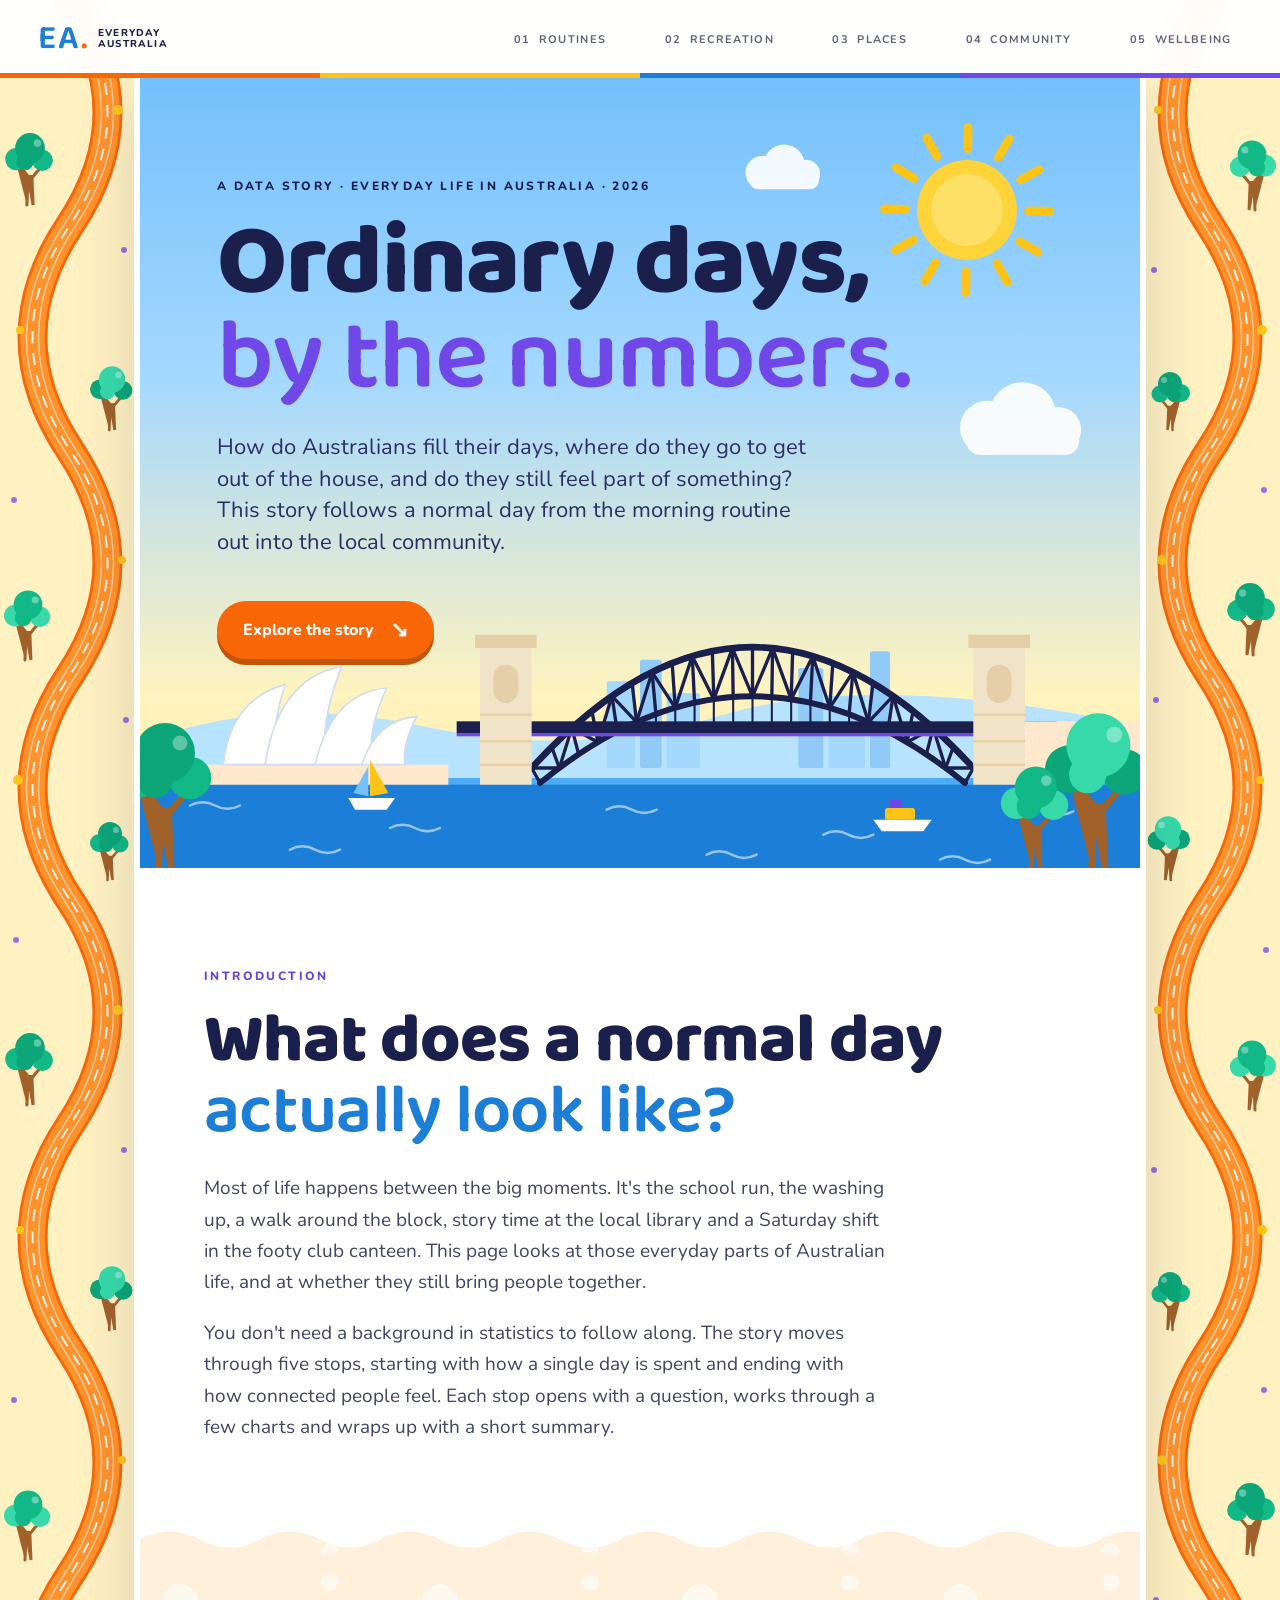
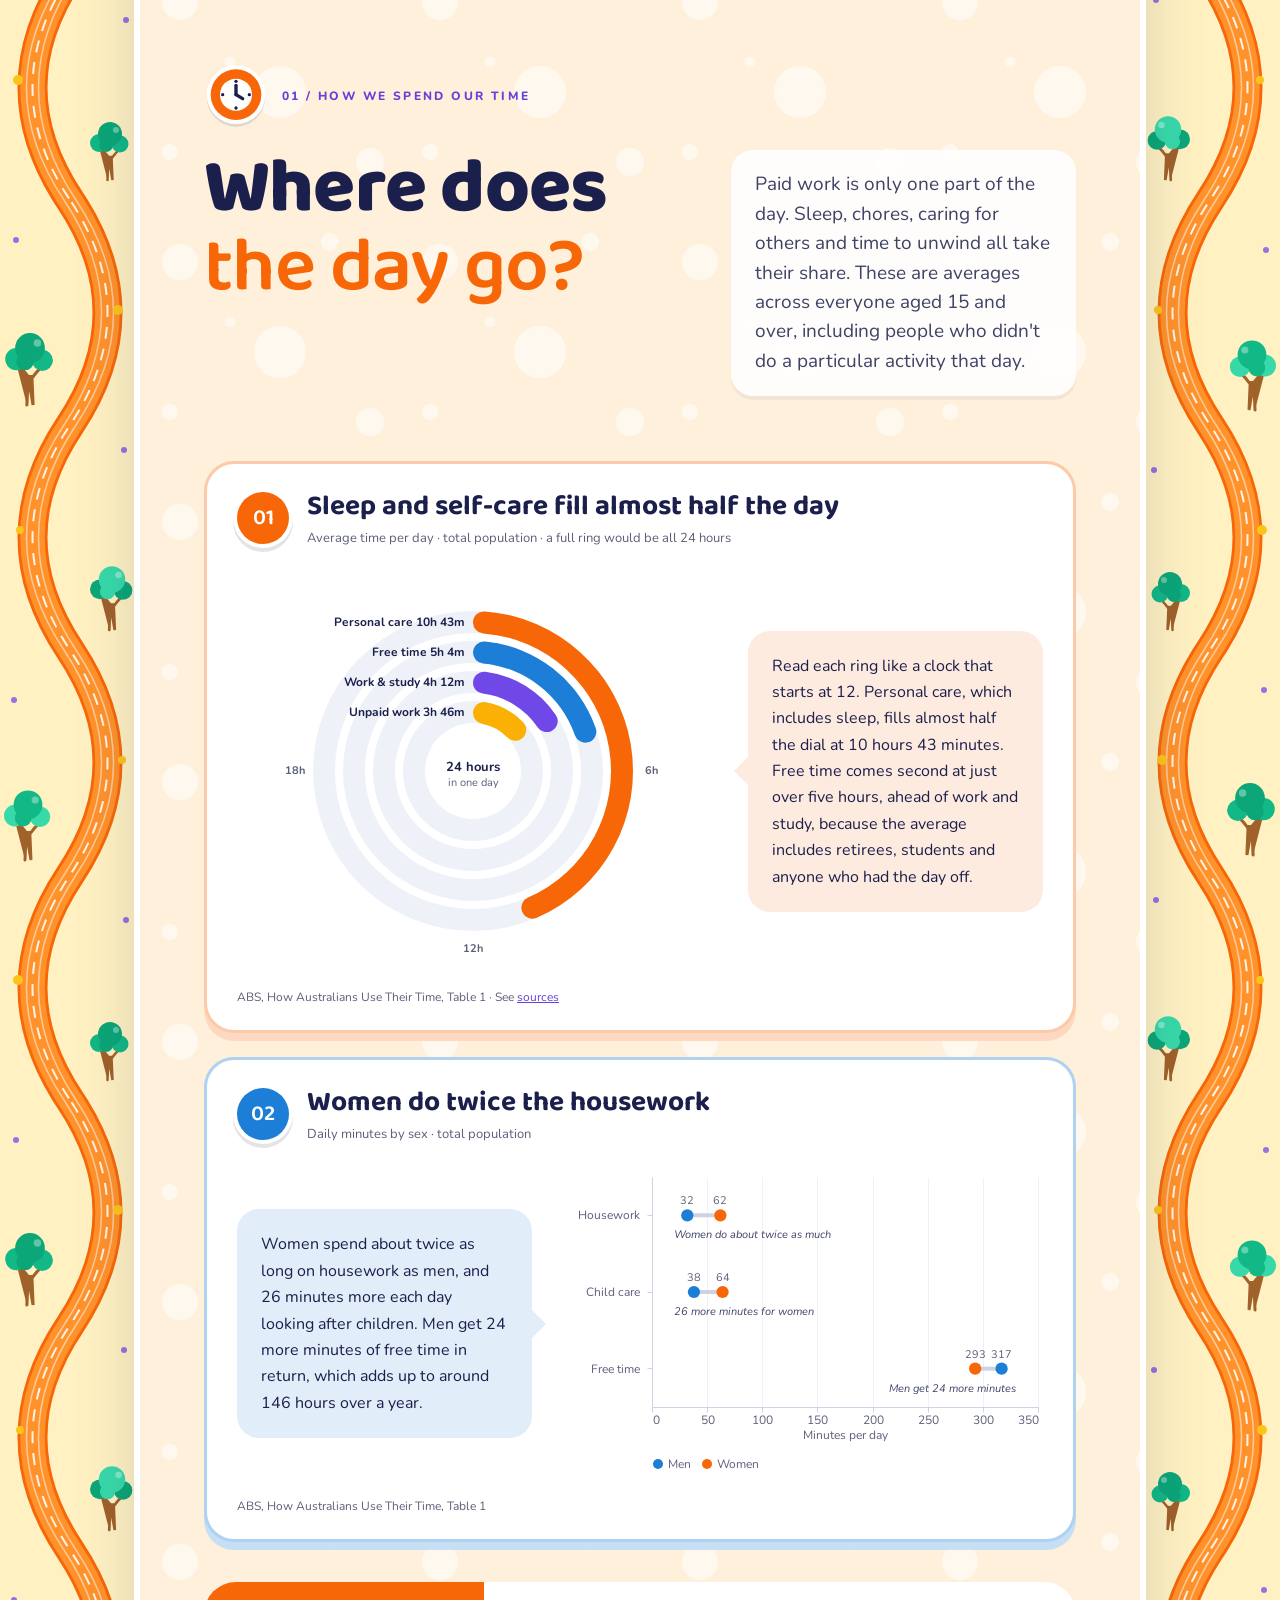
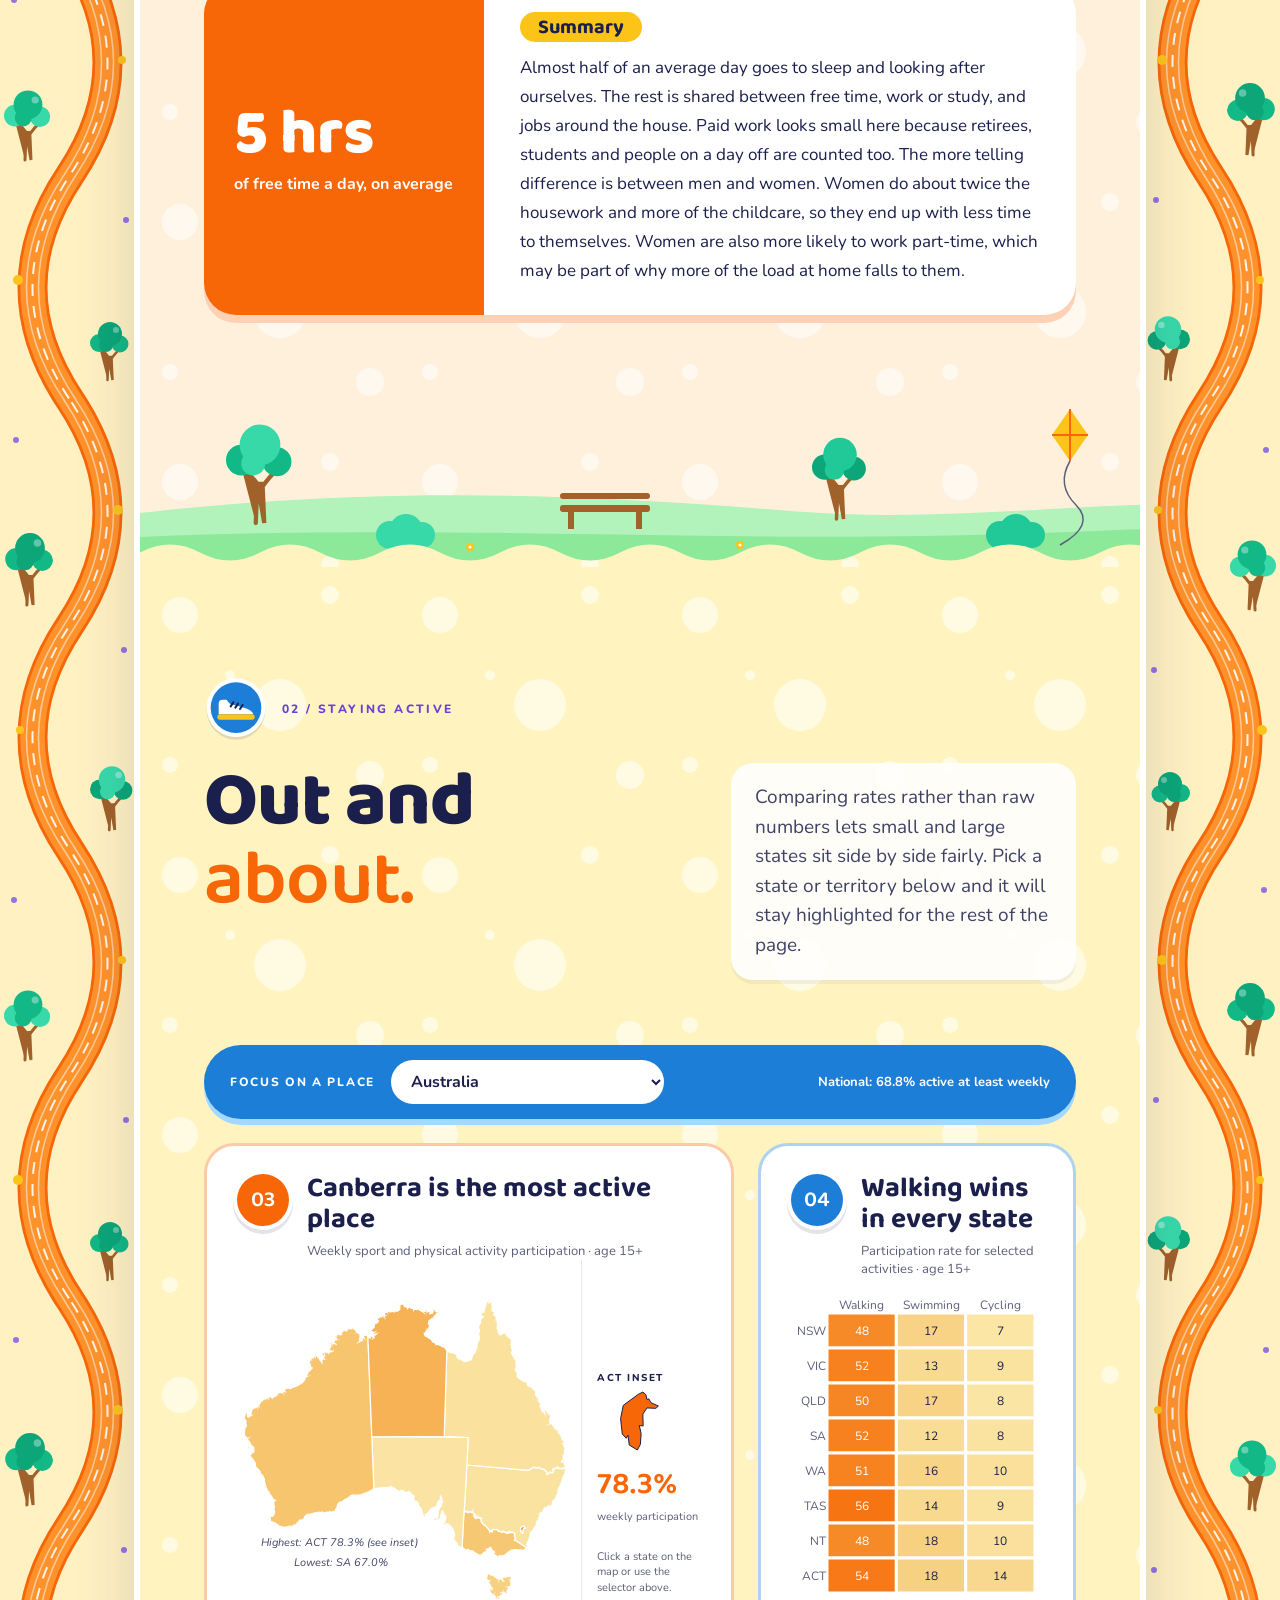
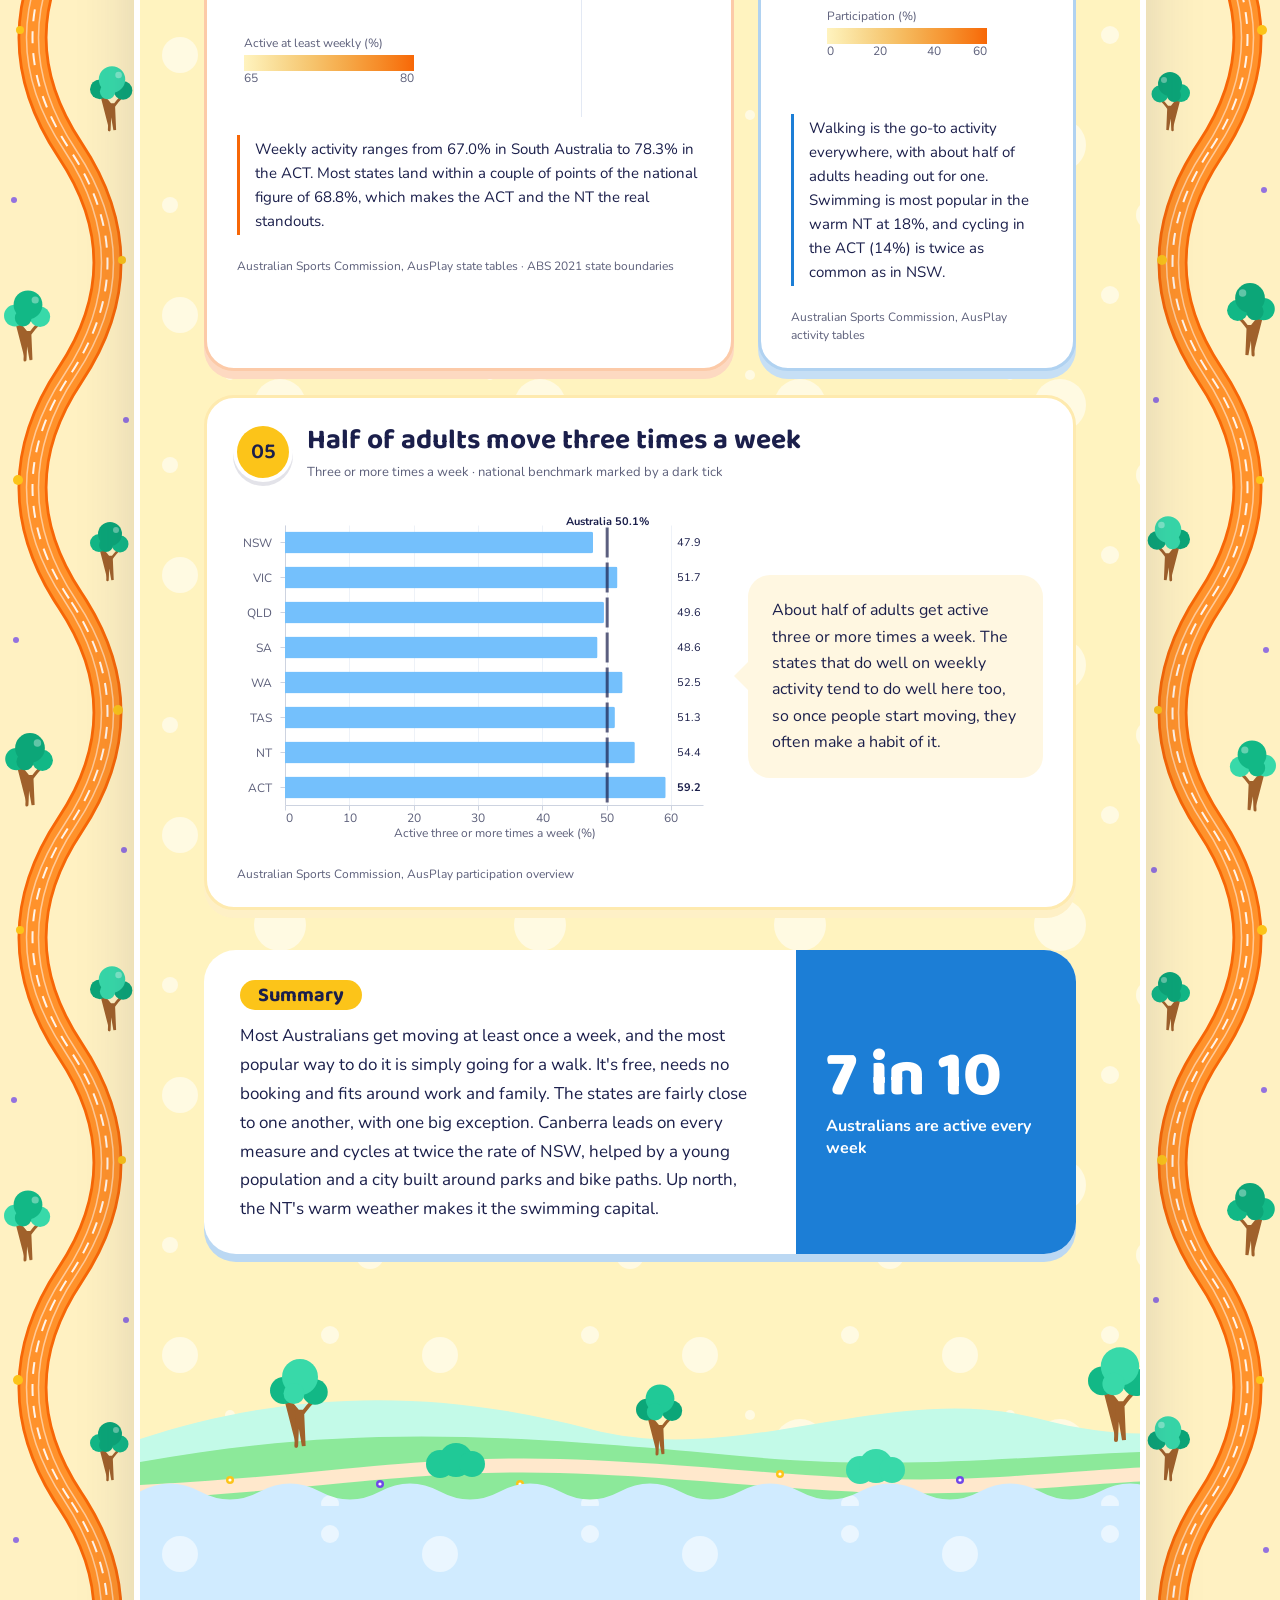
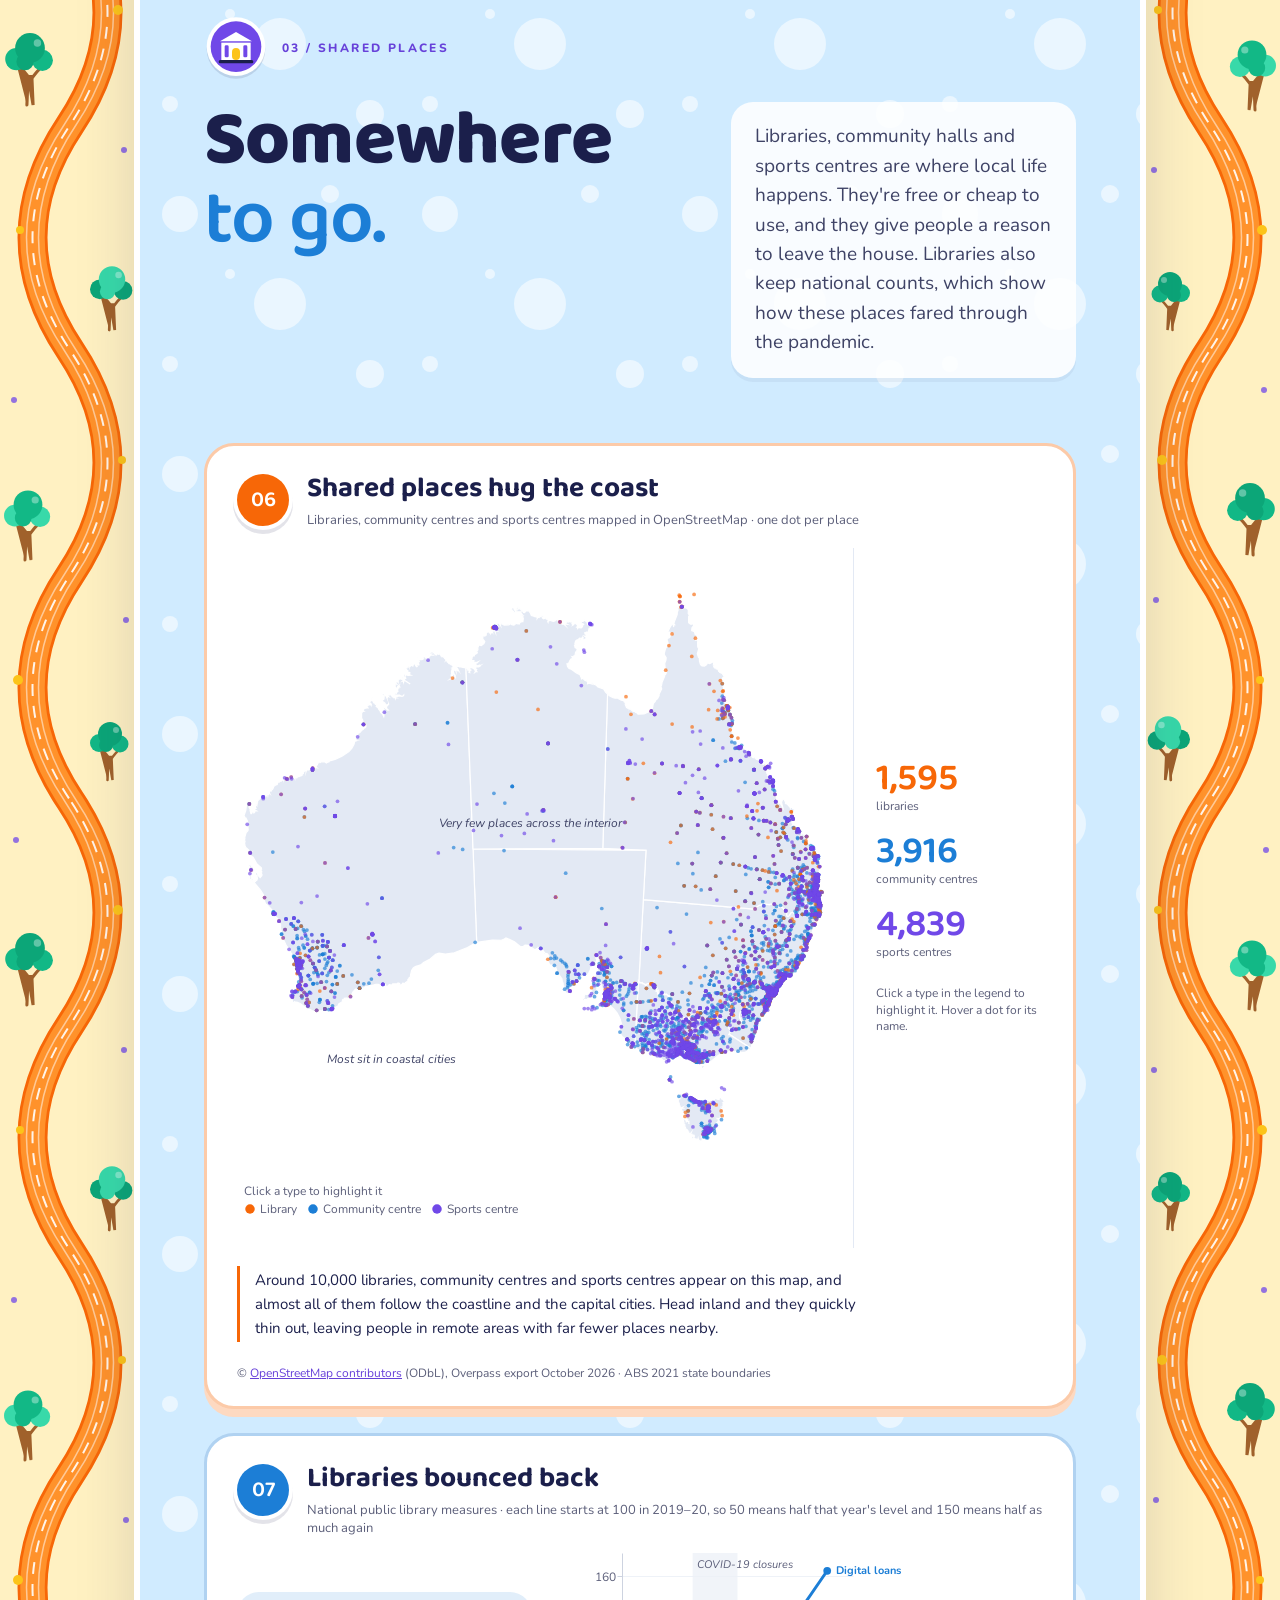
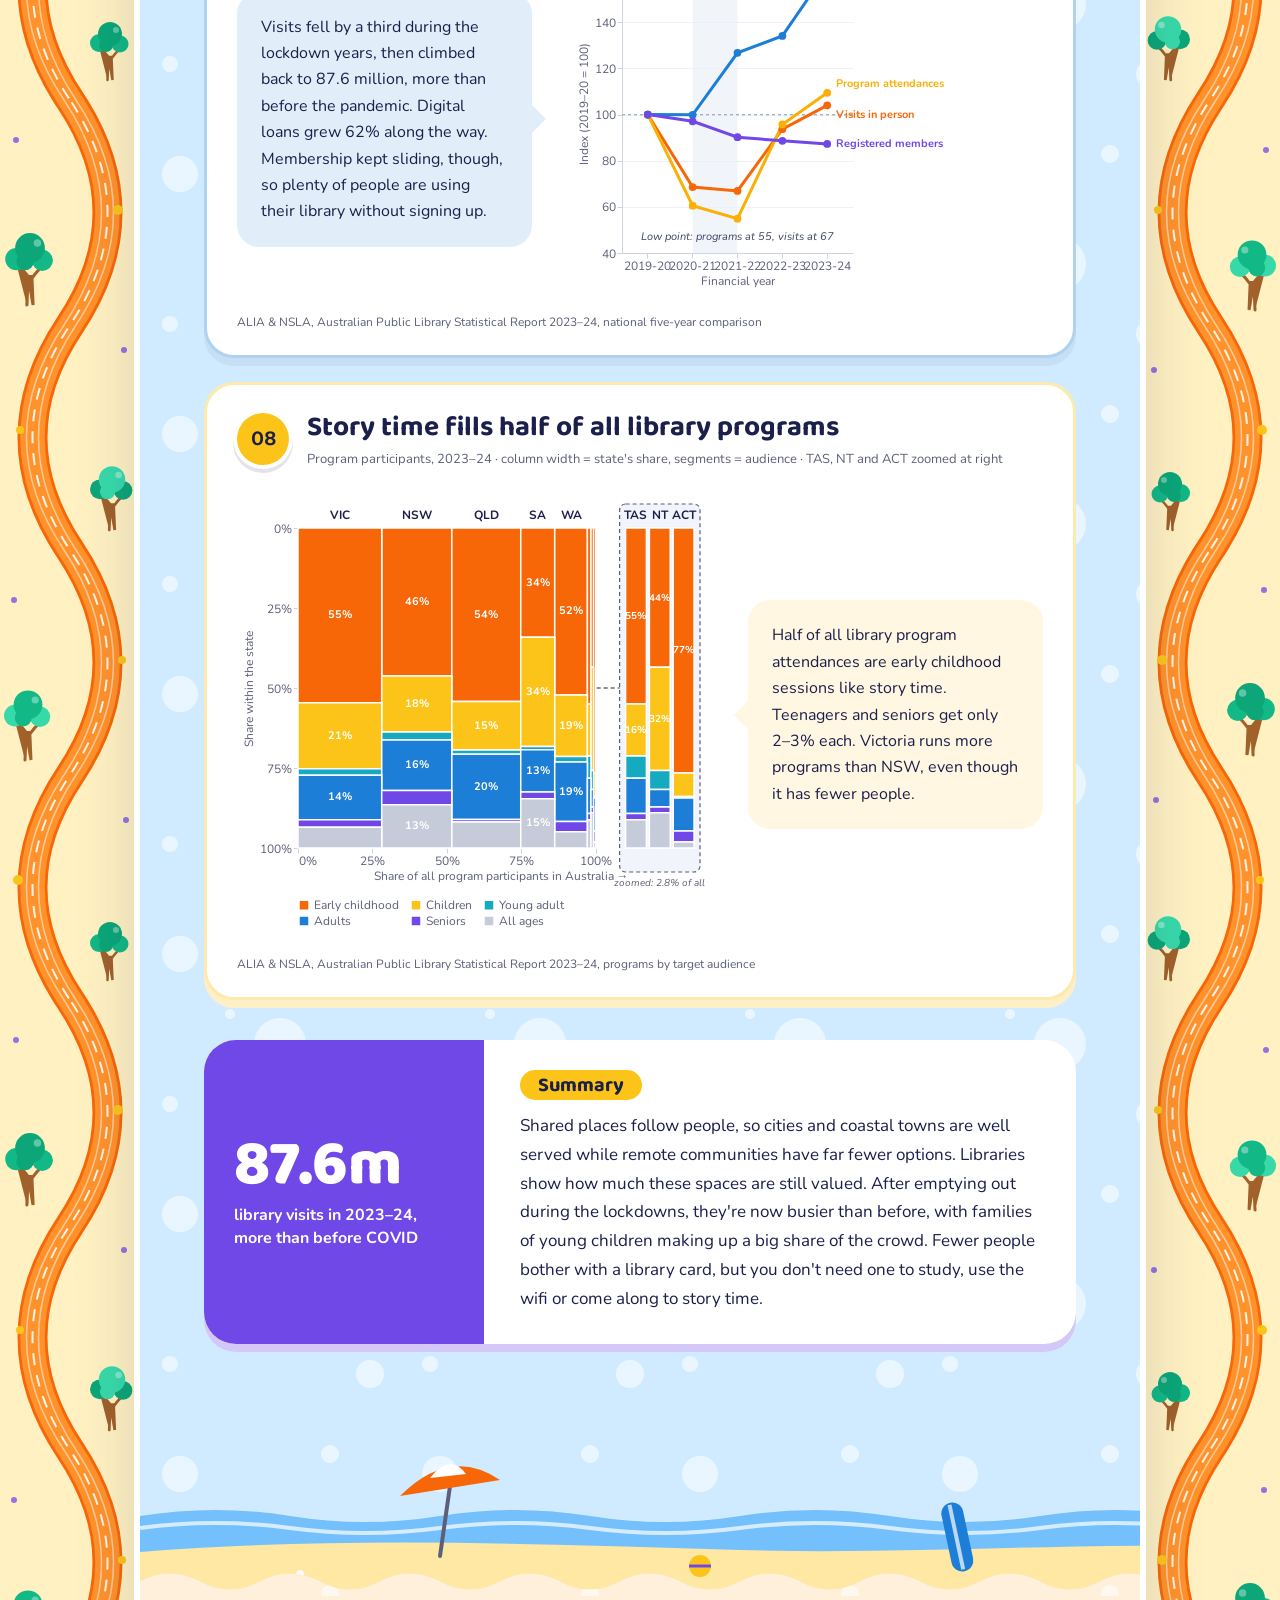
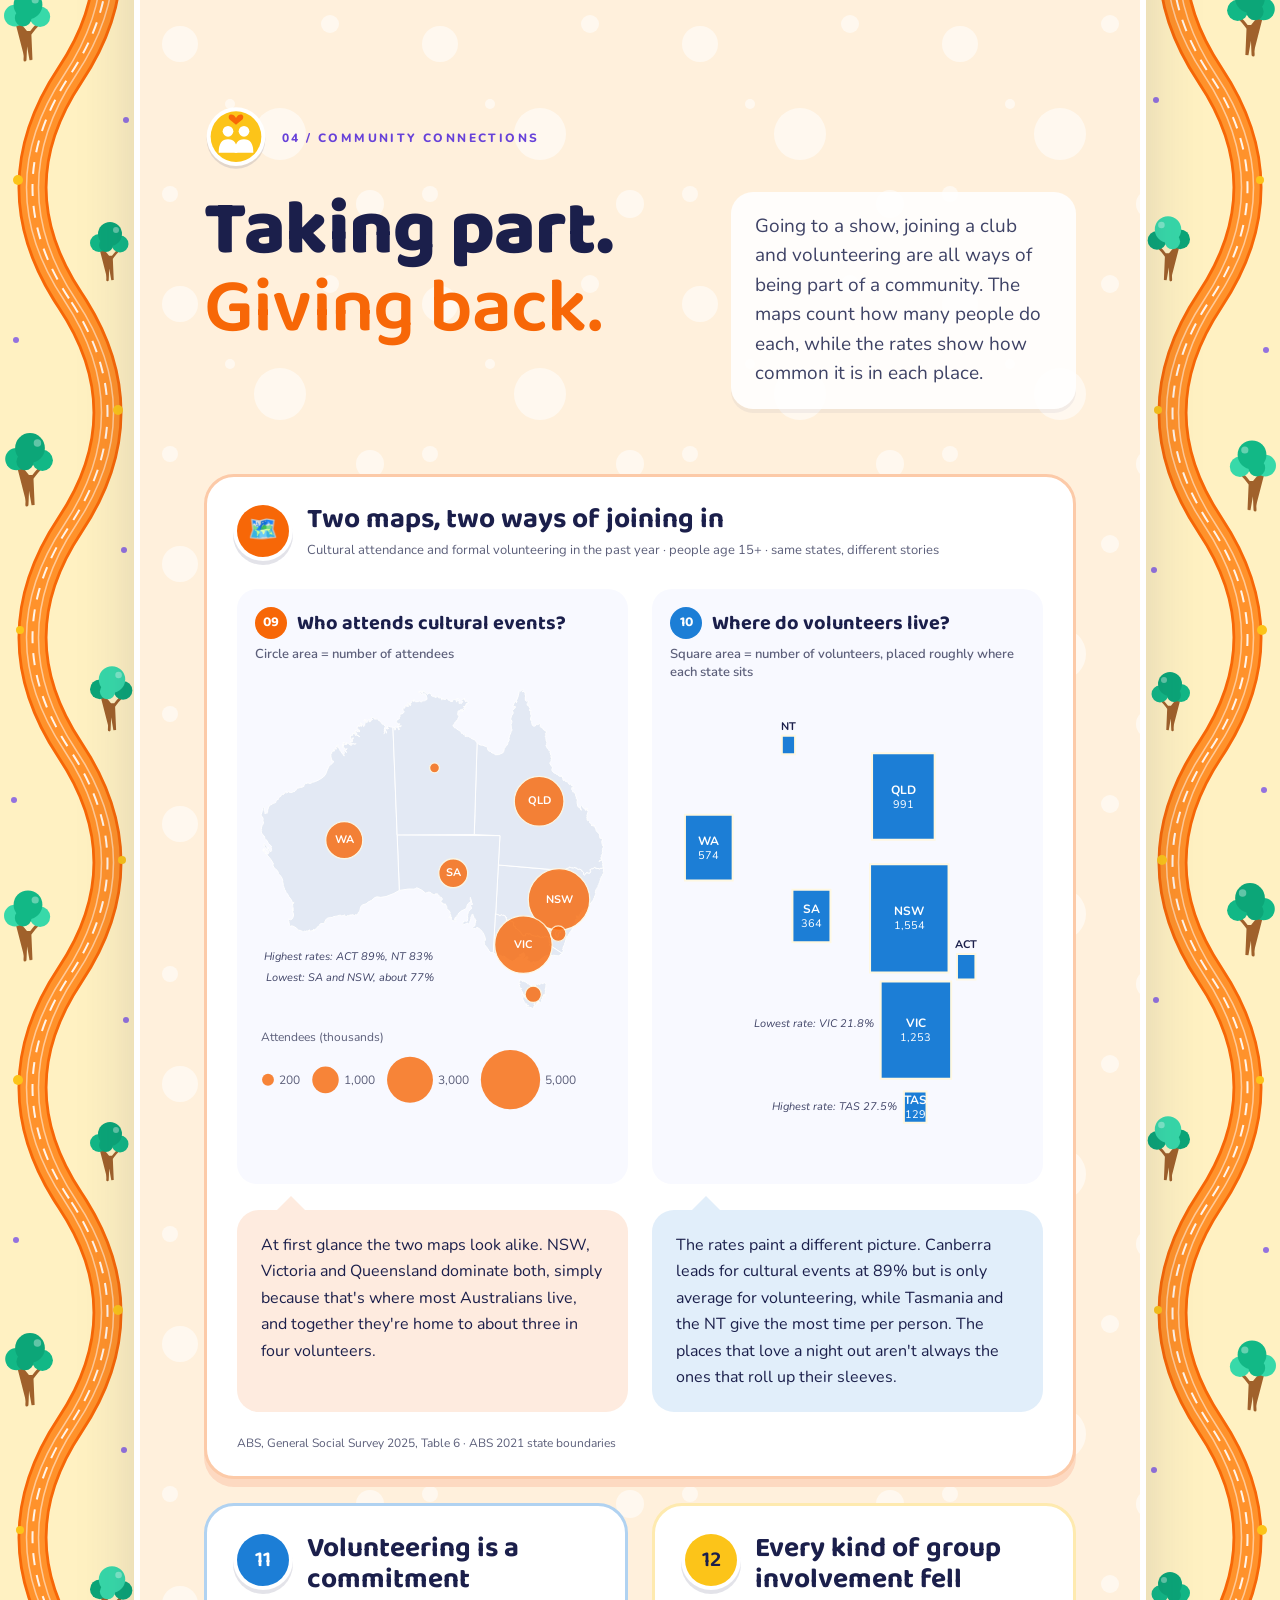
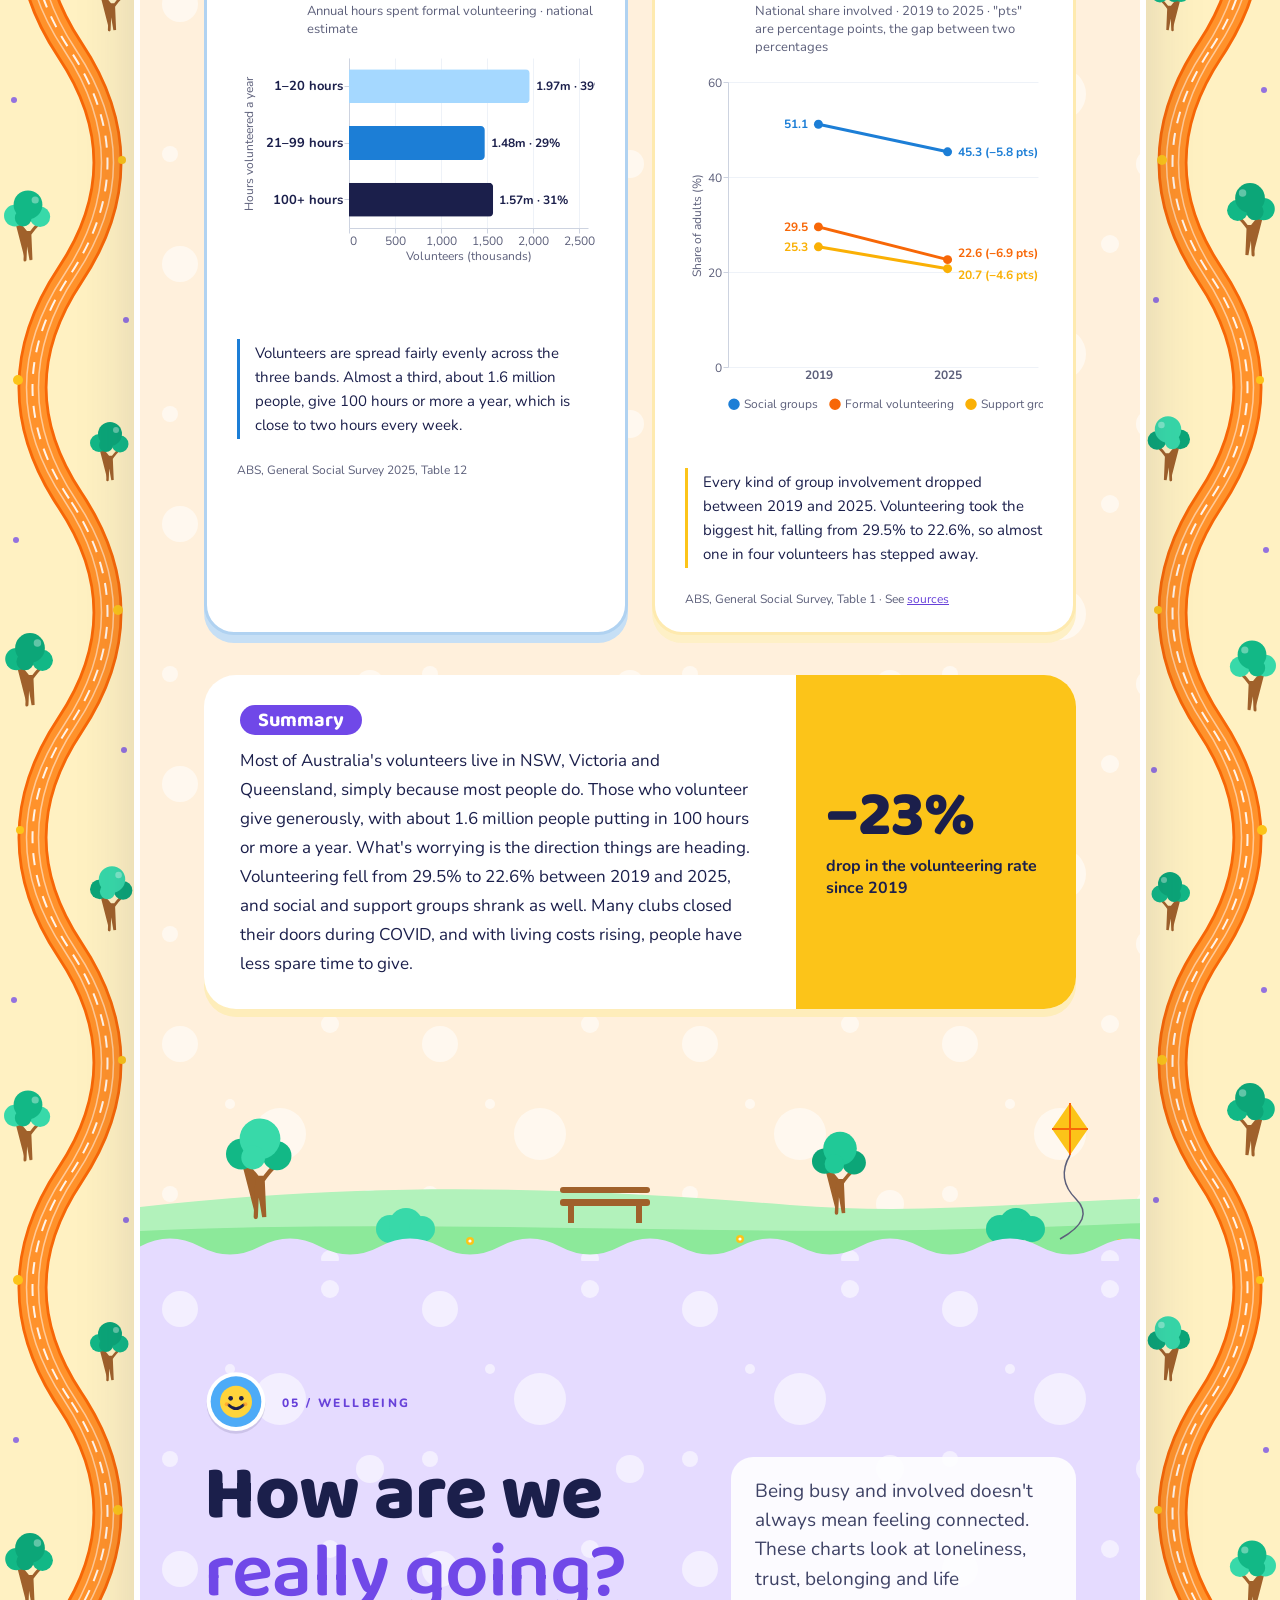
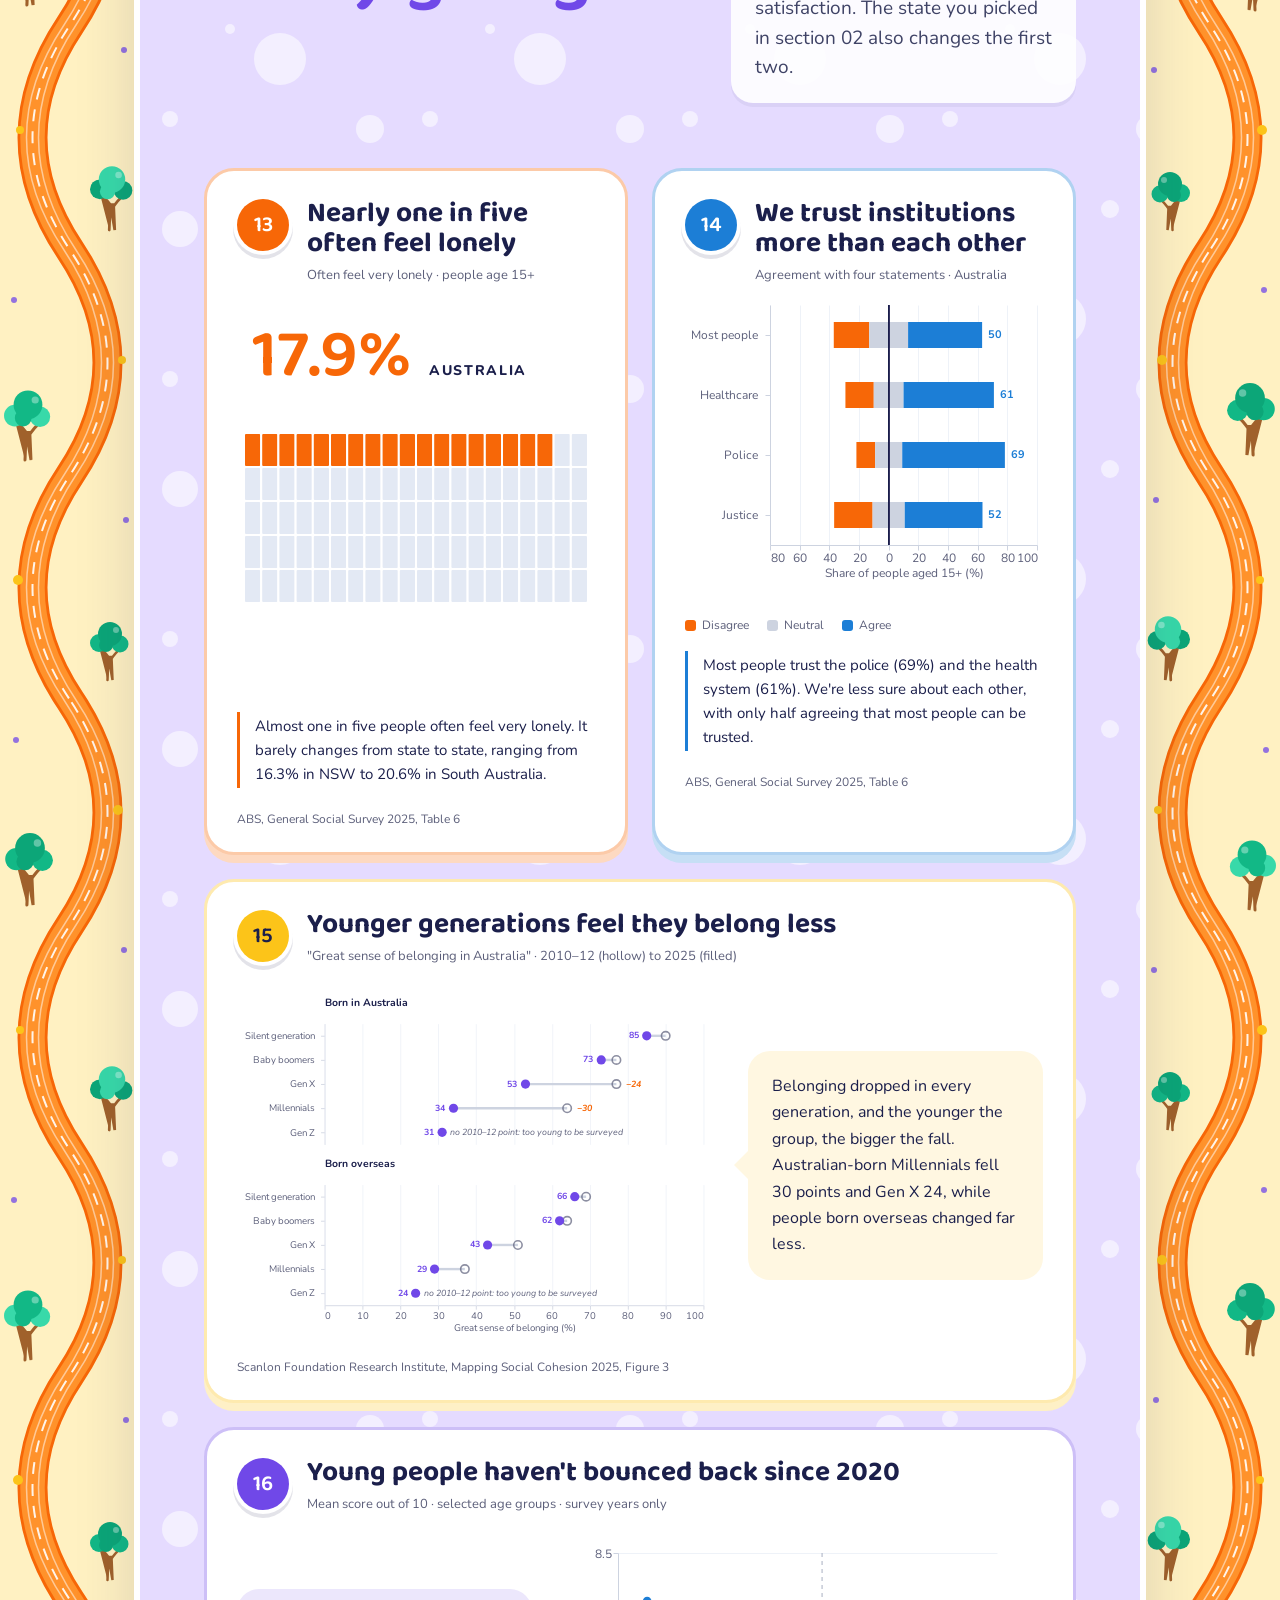
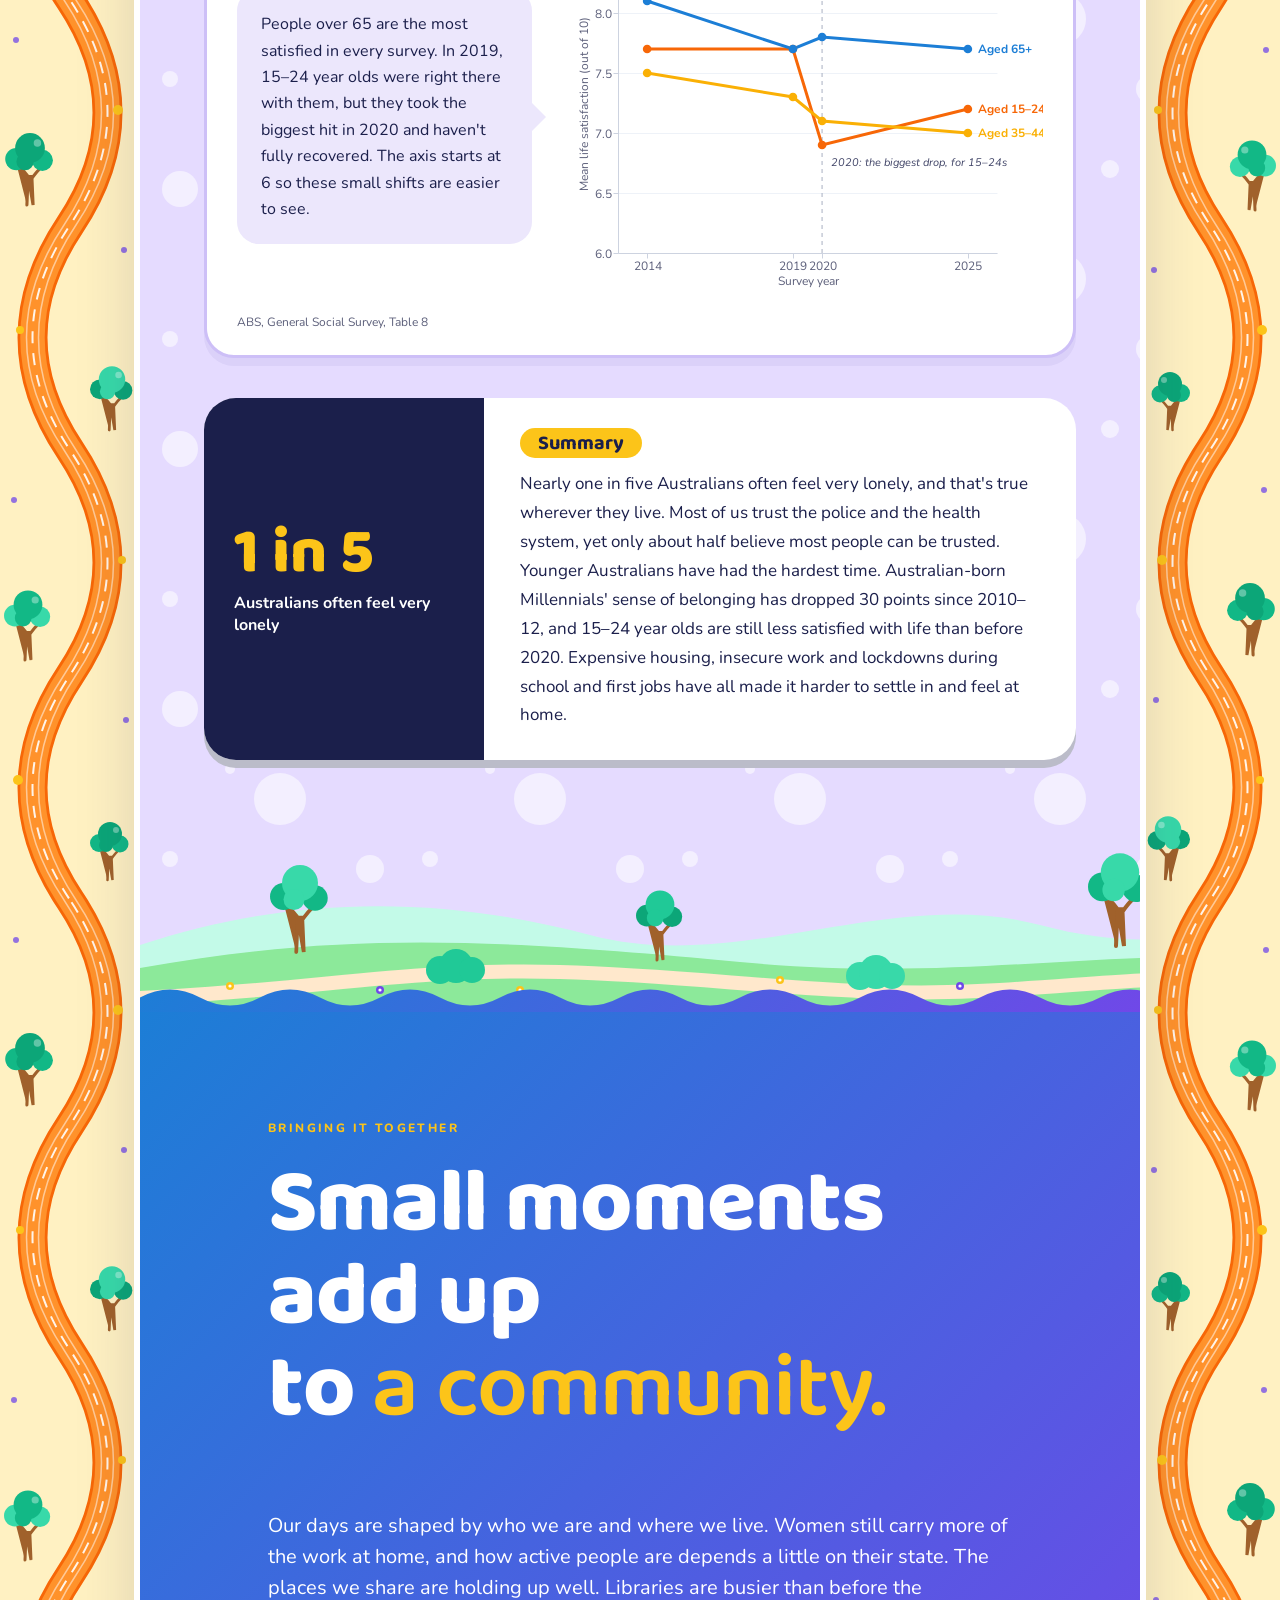
<file: index.html>
<!doctype html>
<html lang="en-AU">
<head>
  <meta charset="utf-8">
  <meta name="viewport" content="width=device-width, initial-scale=1">
  <title>Everyday Life in Australia</title>
  <!-- GitHub Pages publishes the repository root; the visualisation lives in docs/. -->
  <meta http-equiv="refresh" content="0; url=docs/">
  <link rel="canonical" href="docs/">
  <script>location.replace('docs/' + location.hash);</script>
  <style>body{margin:0;min-height:100vh;display:grid;place-items:center;background:#FFF1C2;color:#1B1F4B;font:18px Arial,sans-serif}a{color:#6741D9;font-weight:700}</style>
</head>
<body>
  <p>Opening <a href="docs/">Everyday Life in Australia</a>…</p>
</body>
</html>
</file>
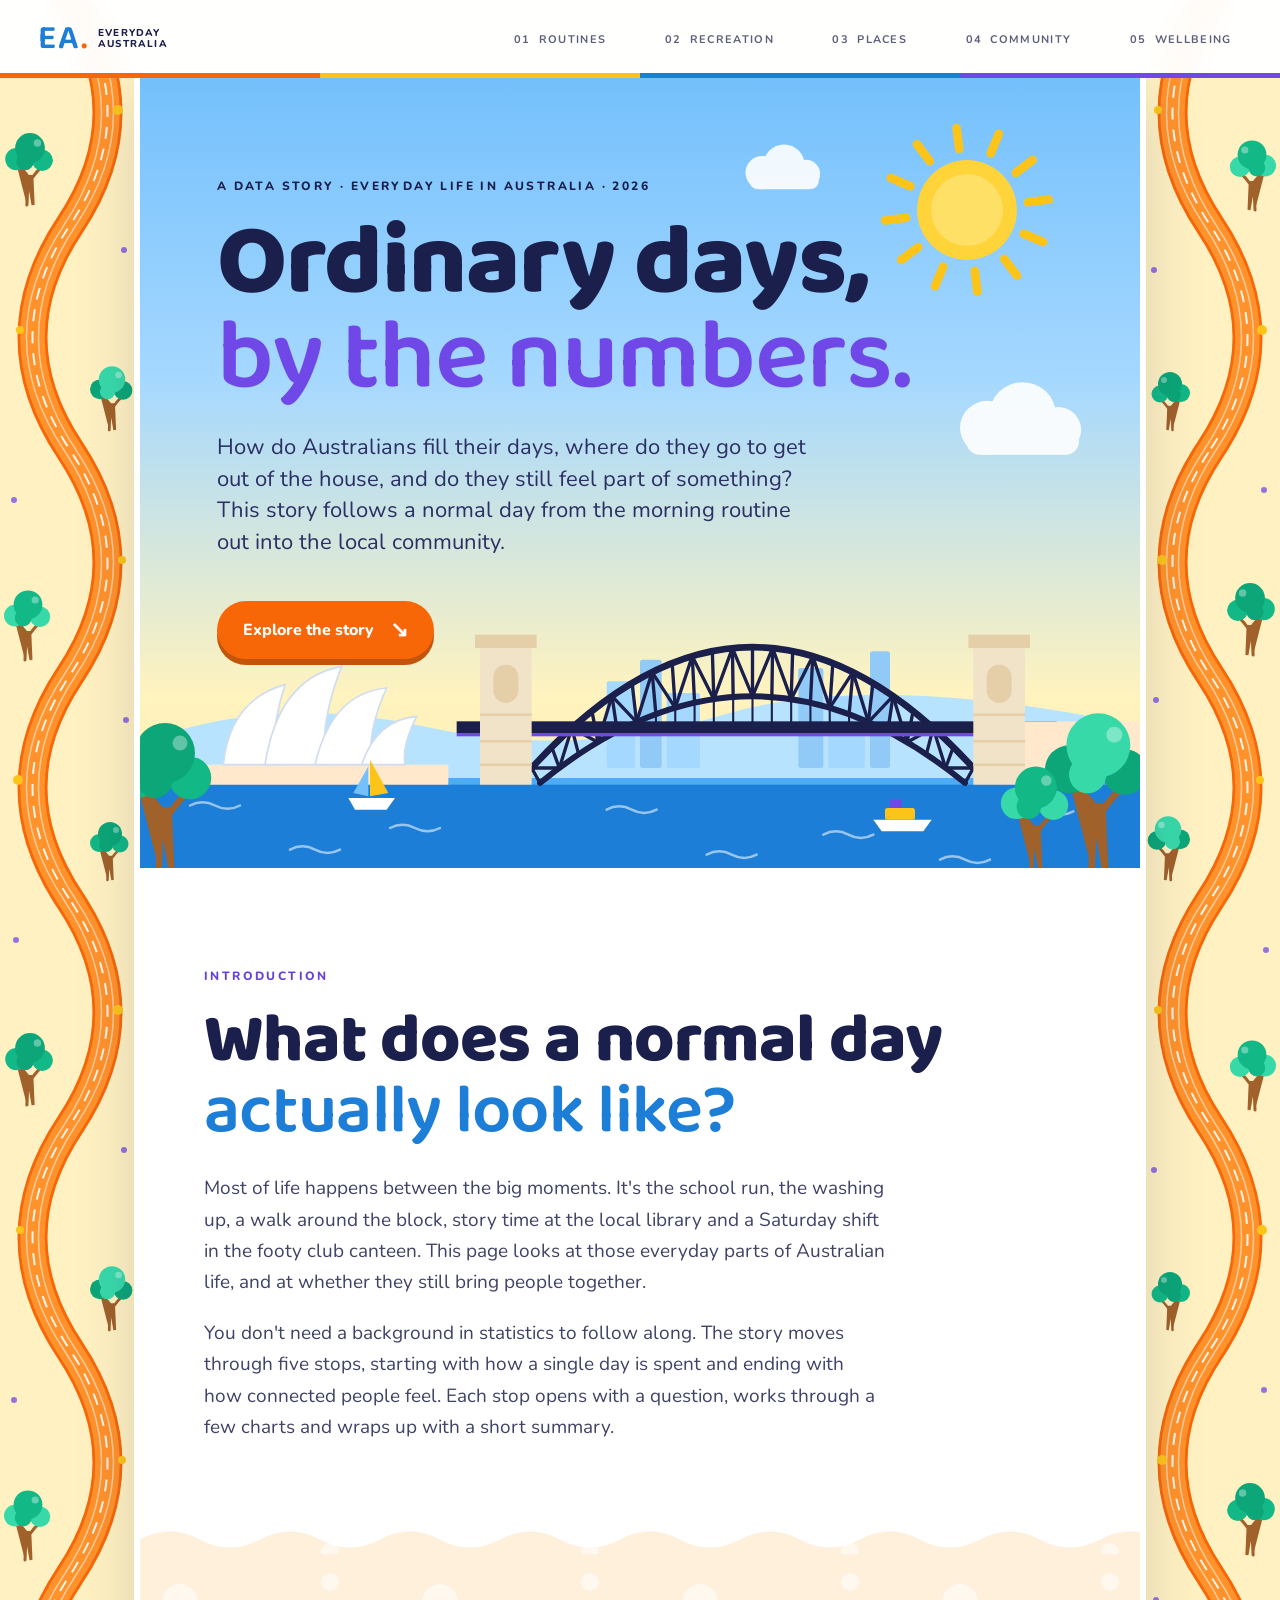
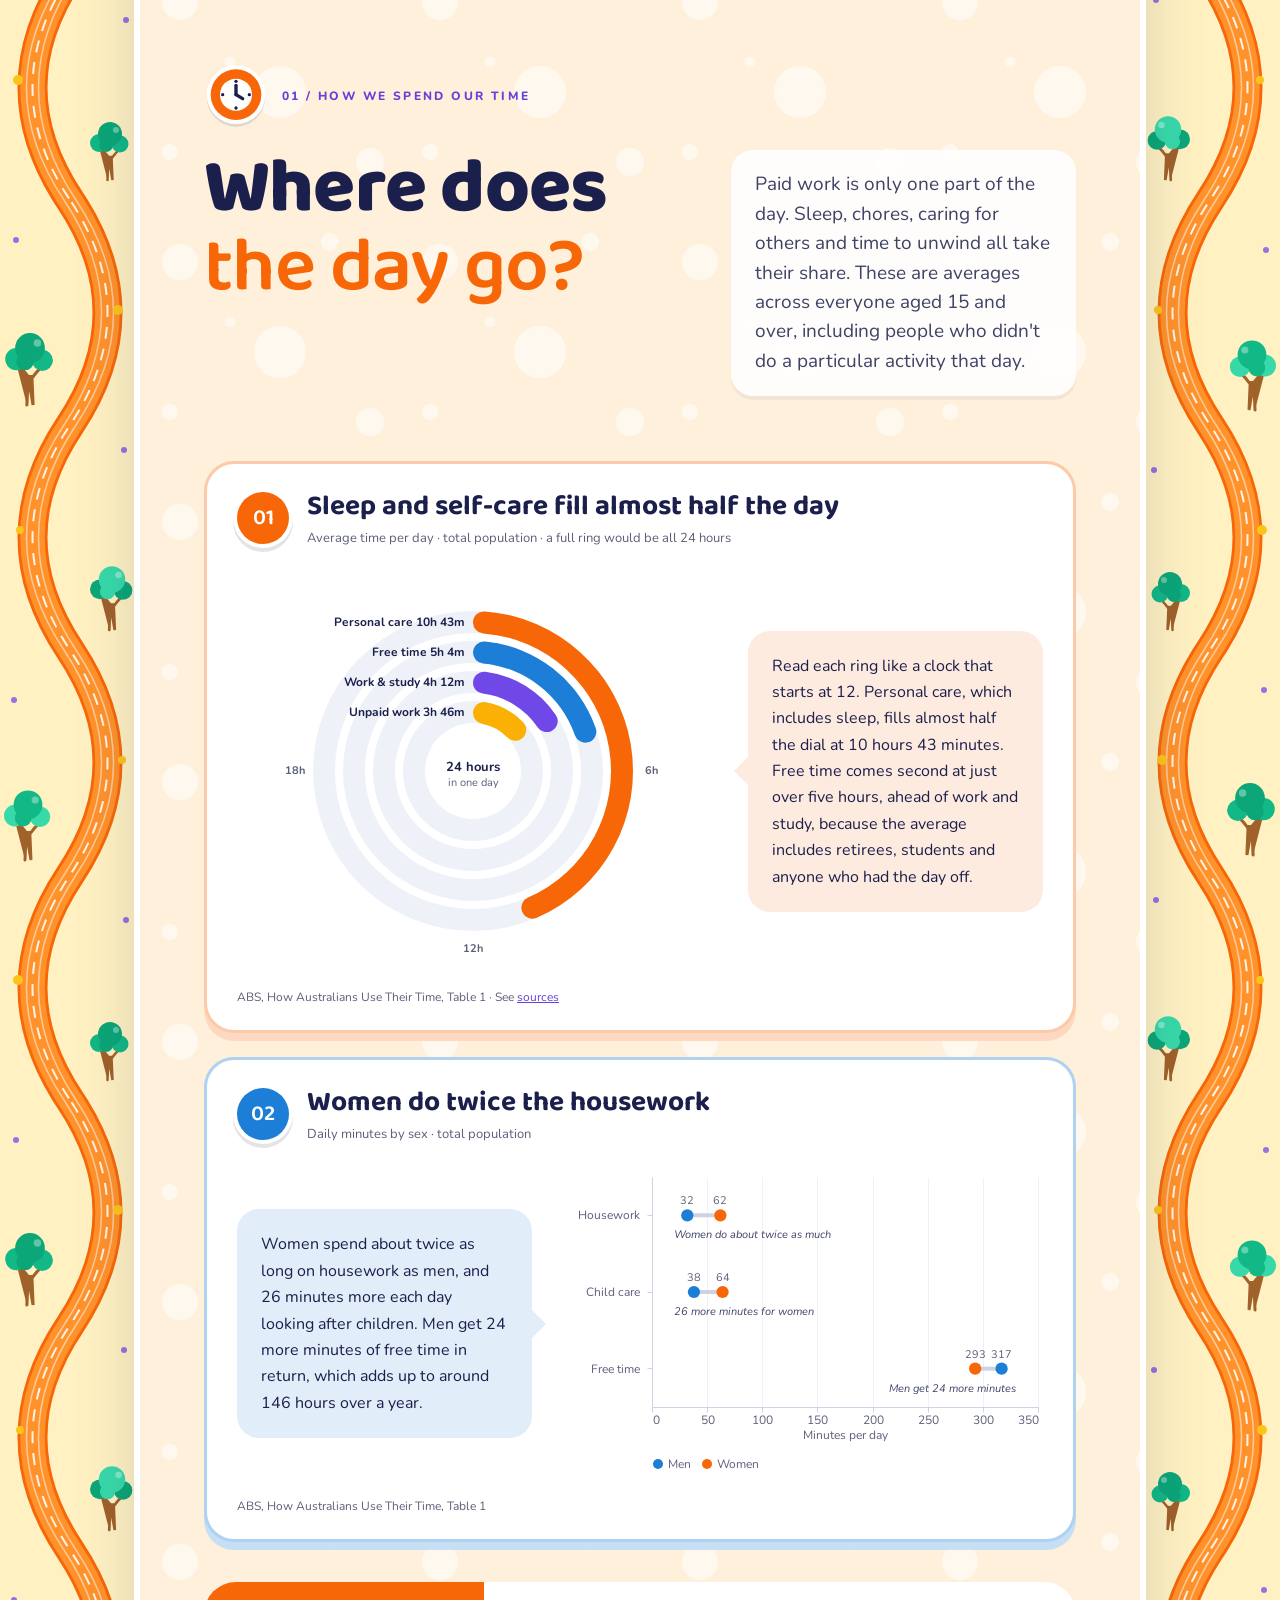
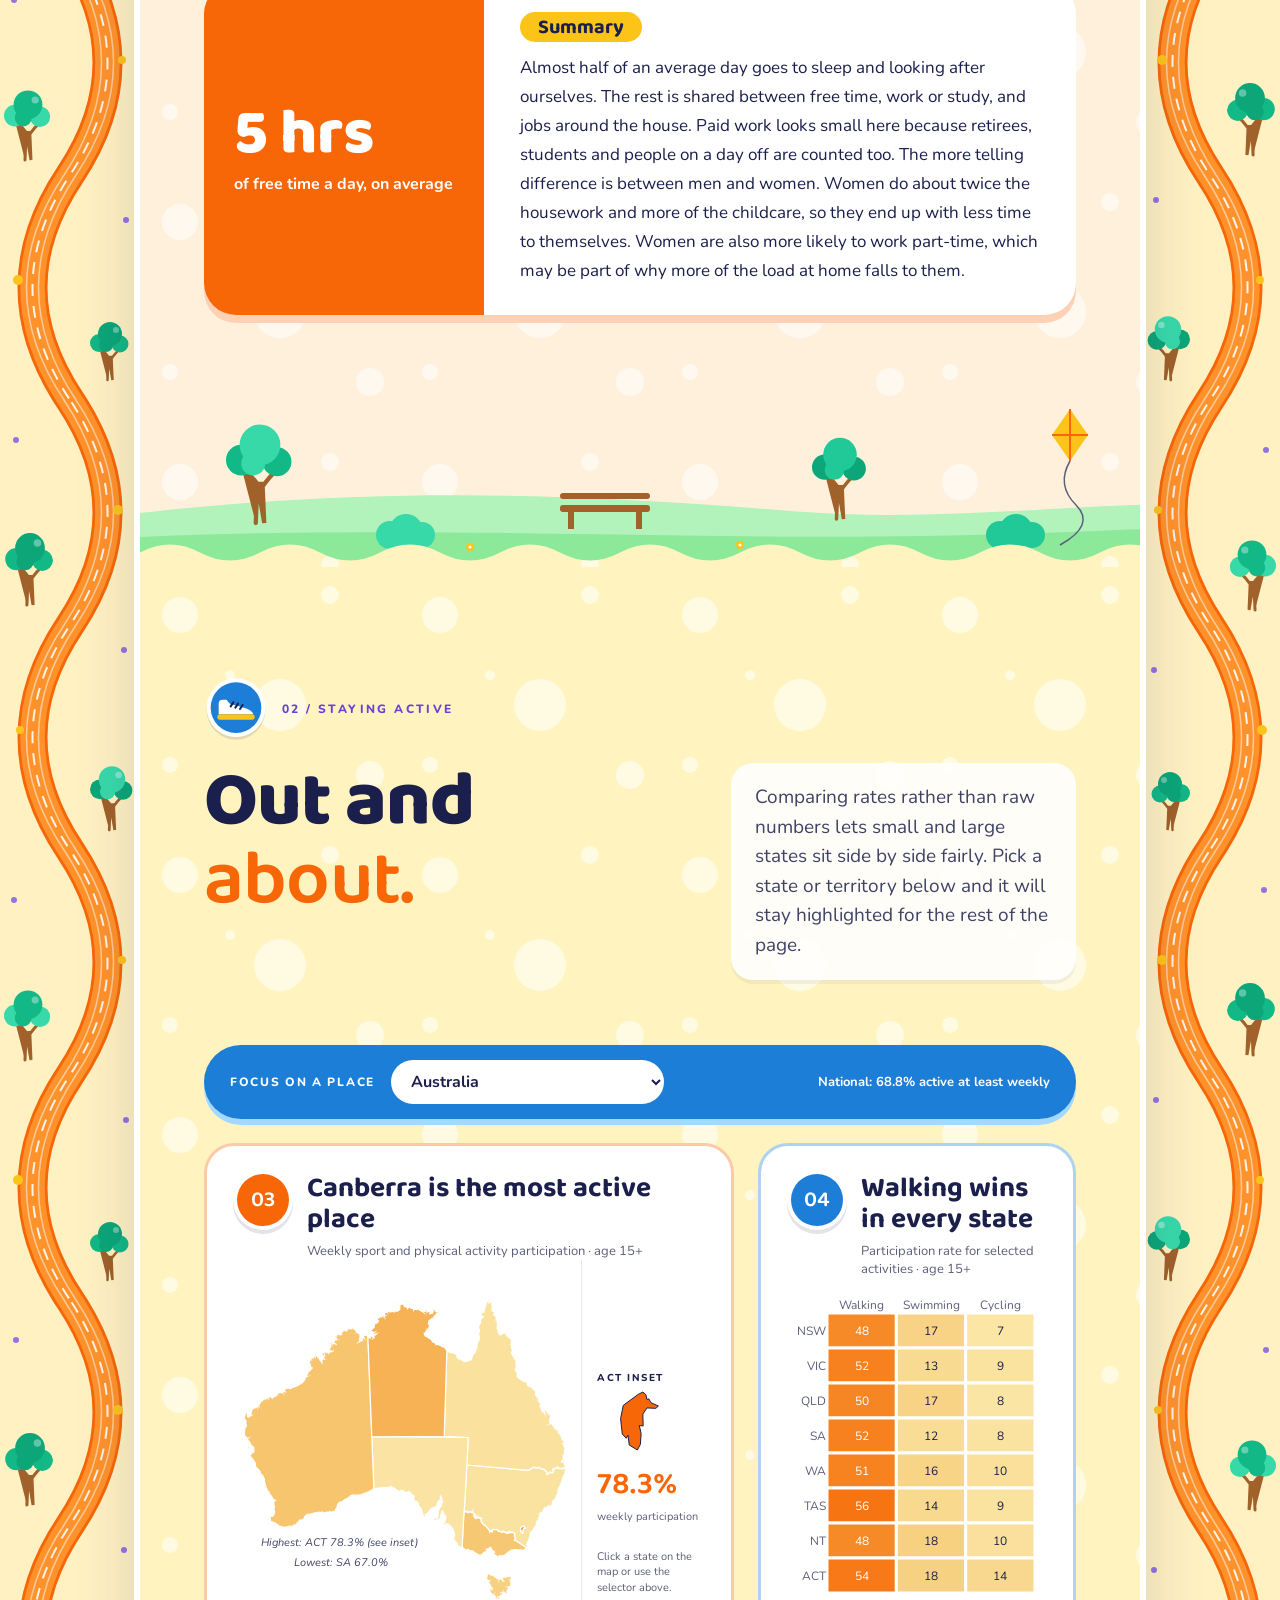
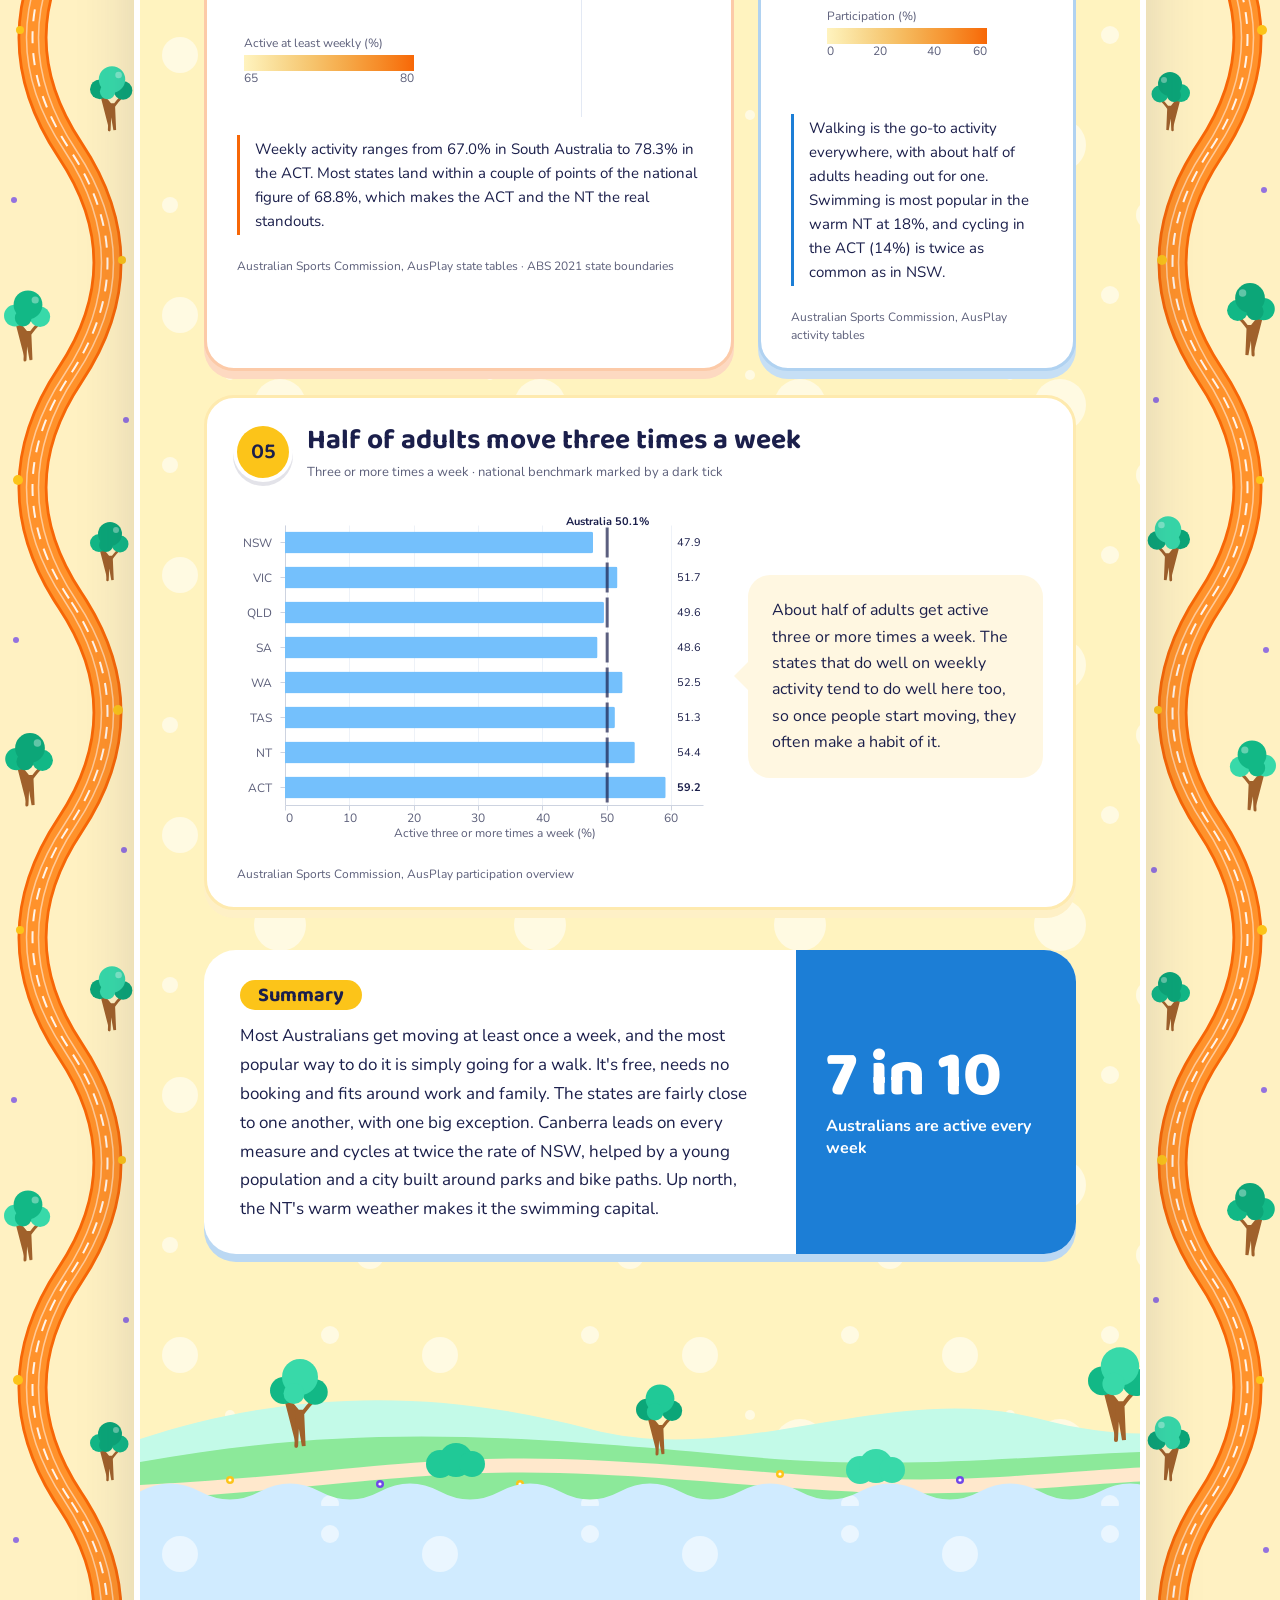
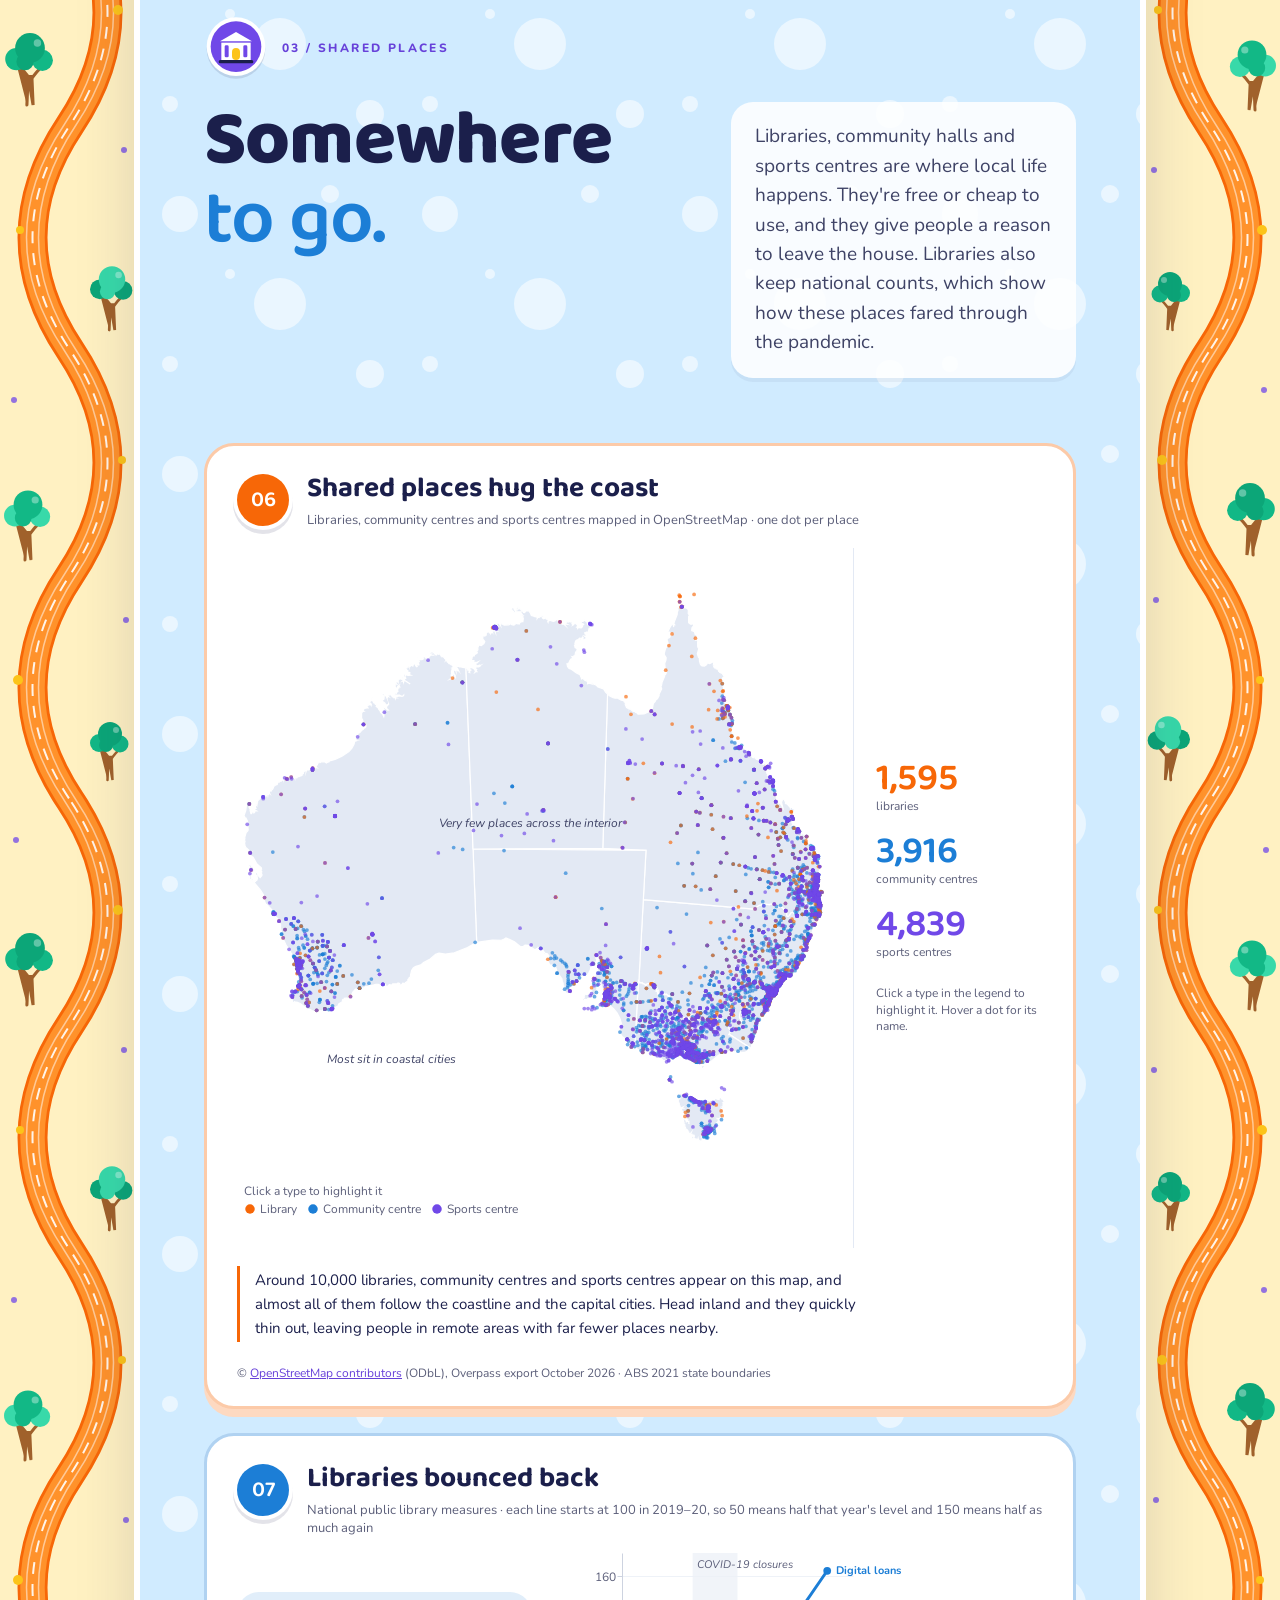
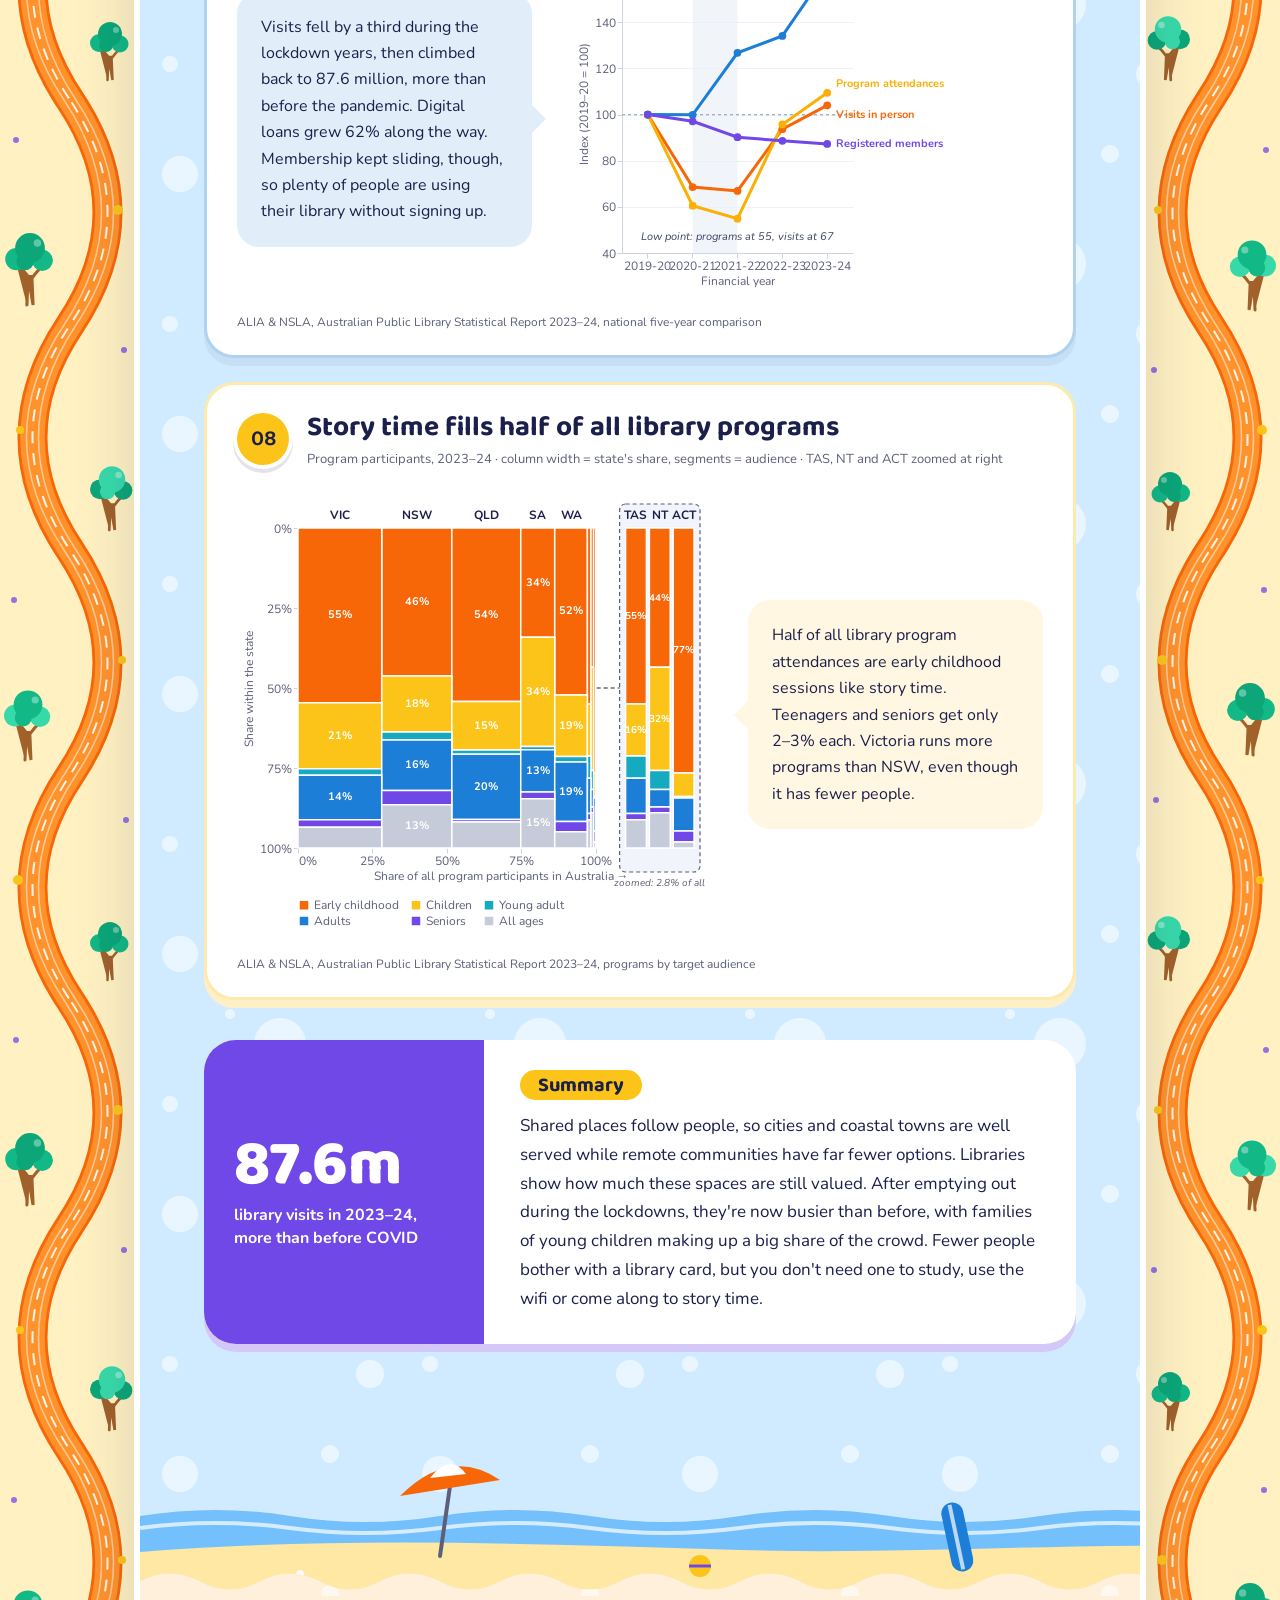
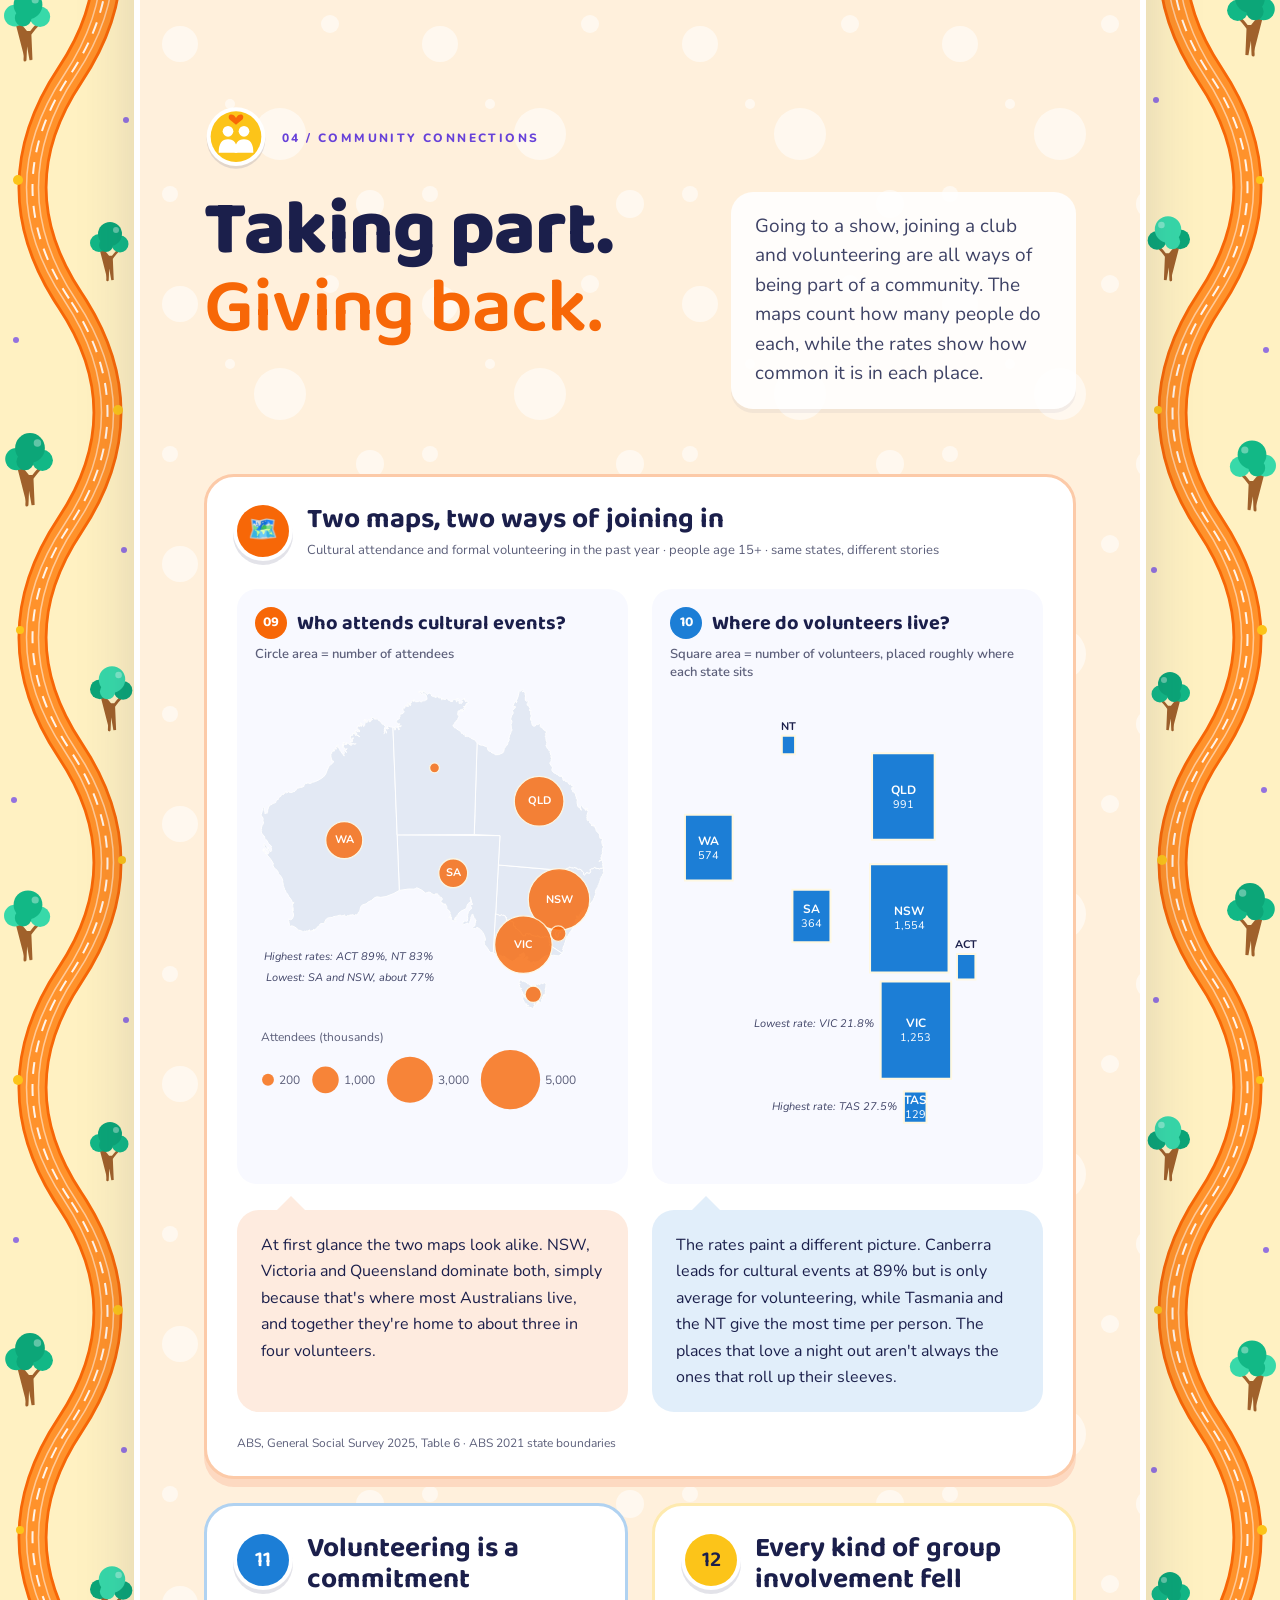
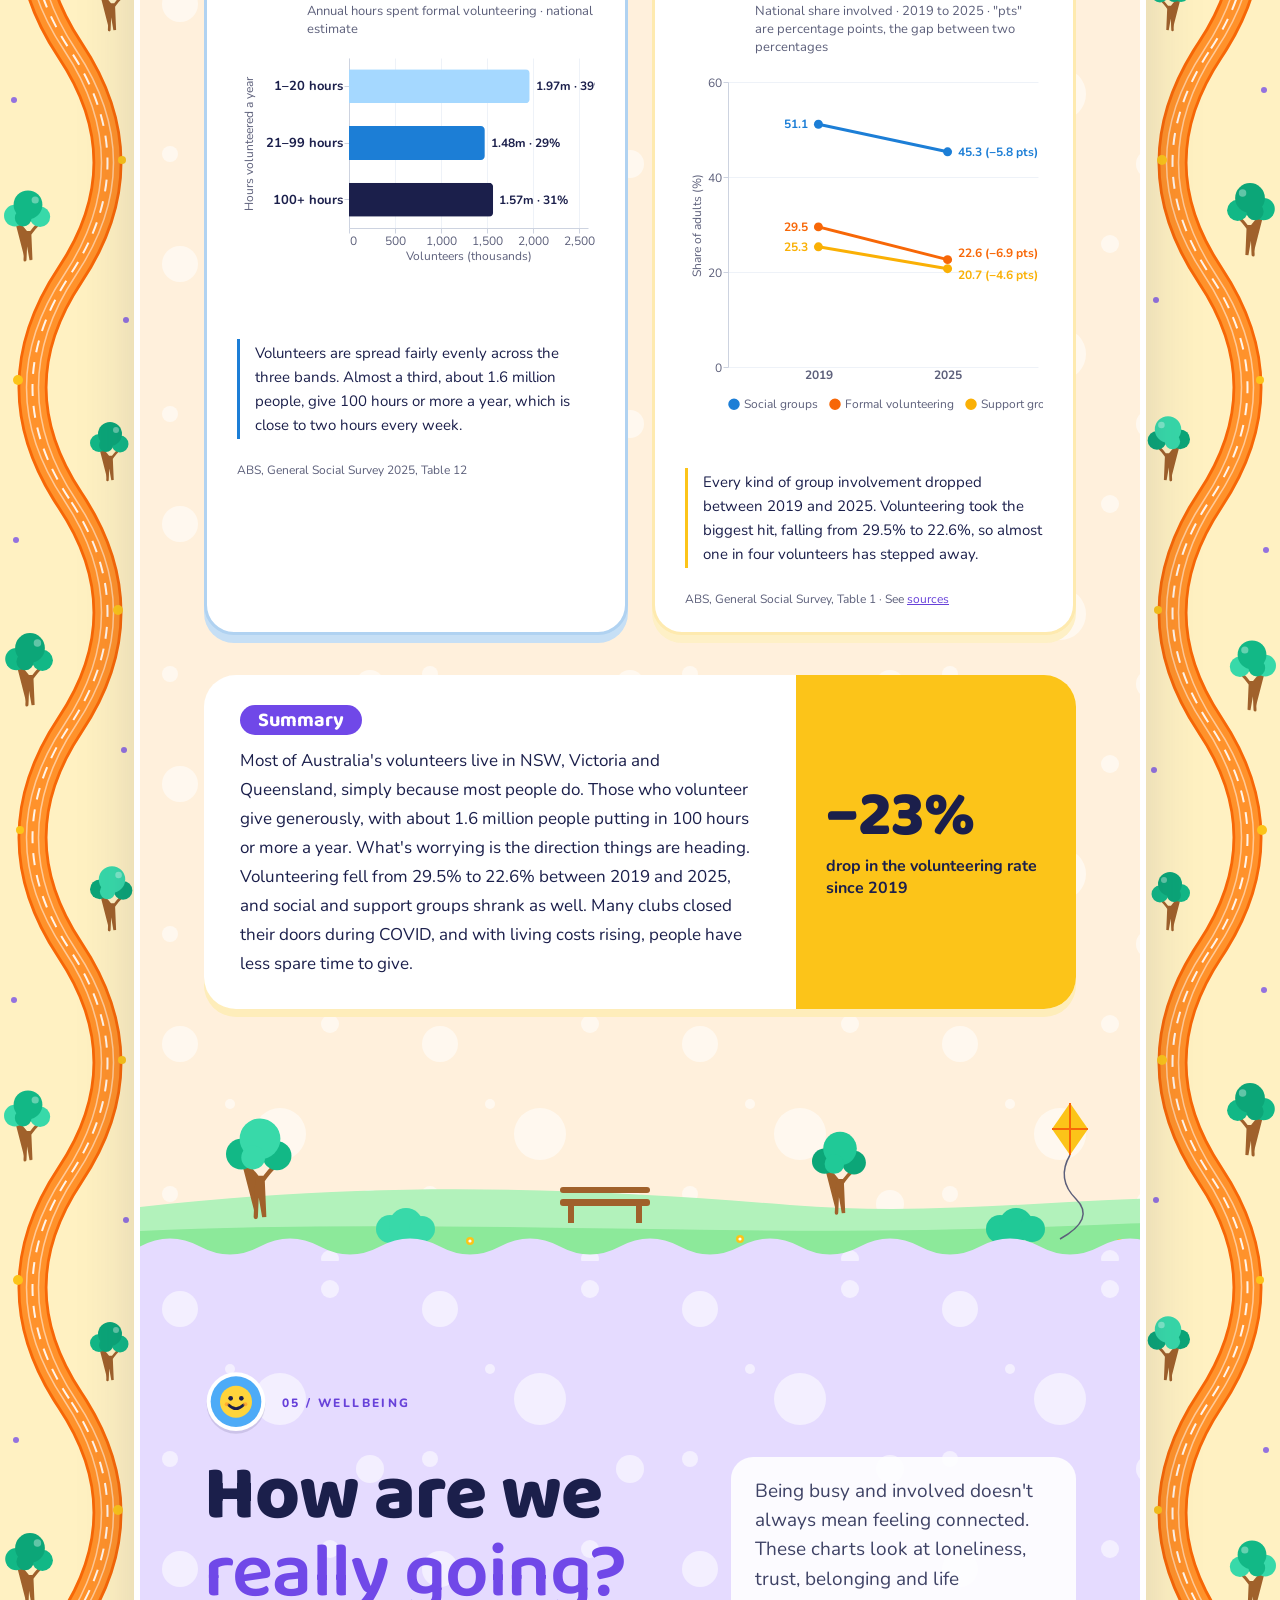
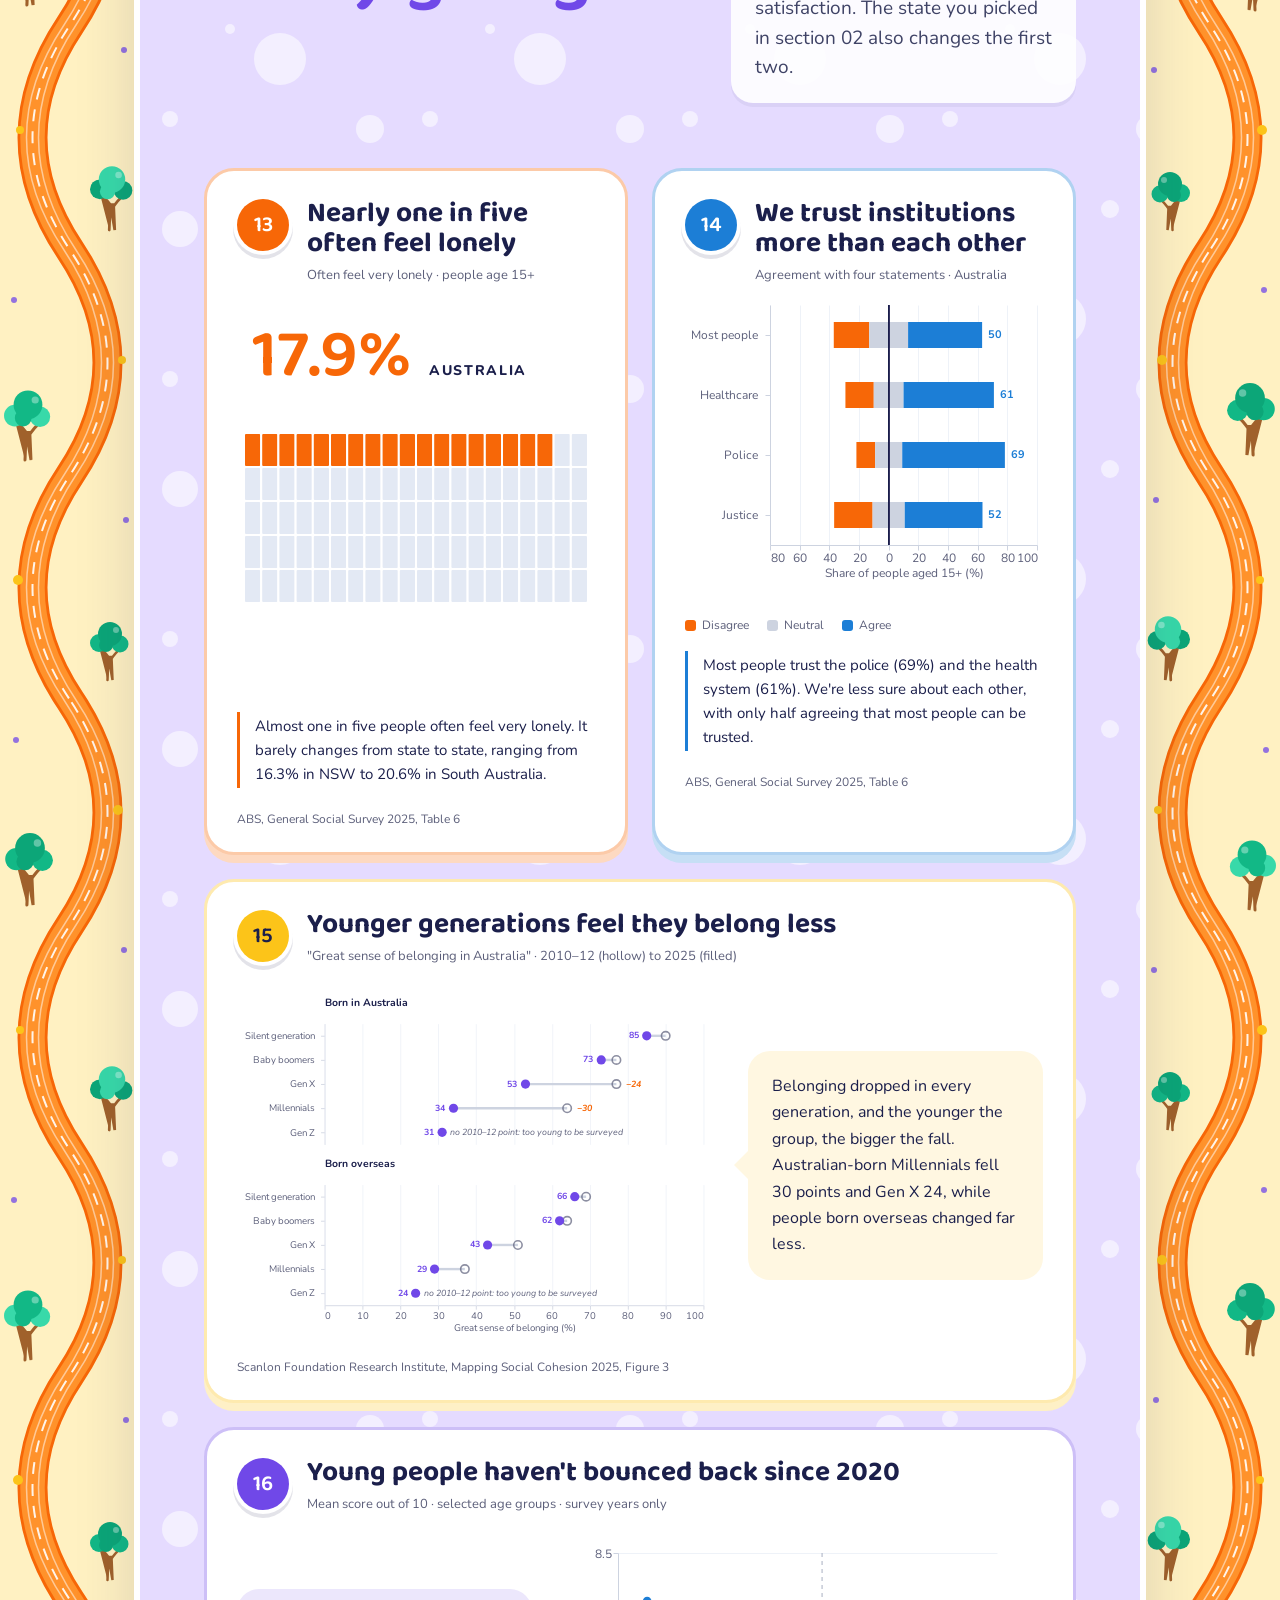
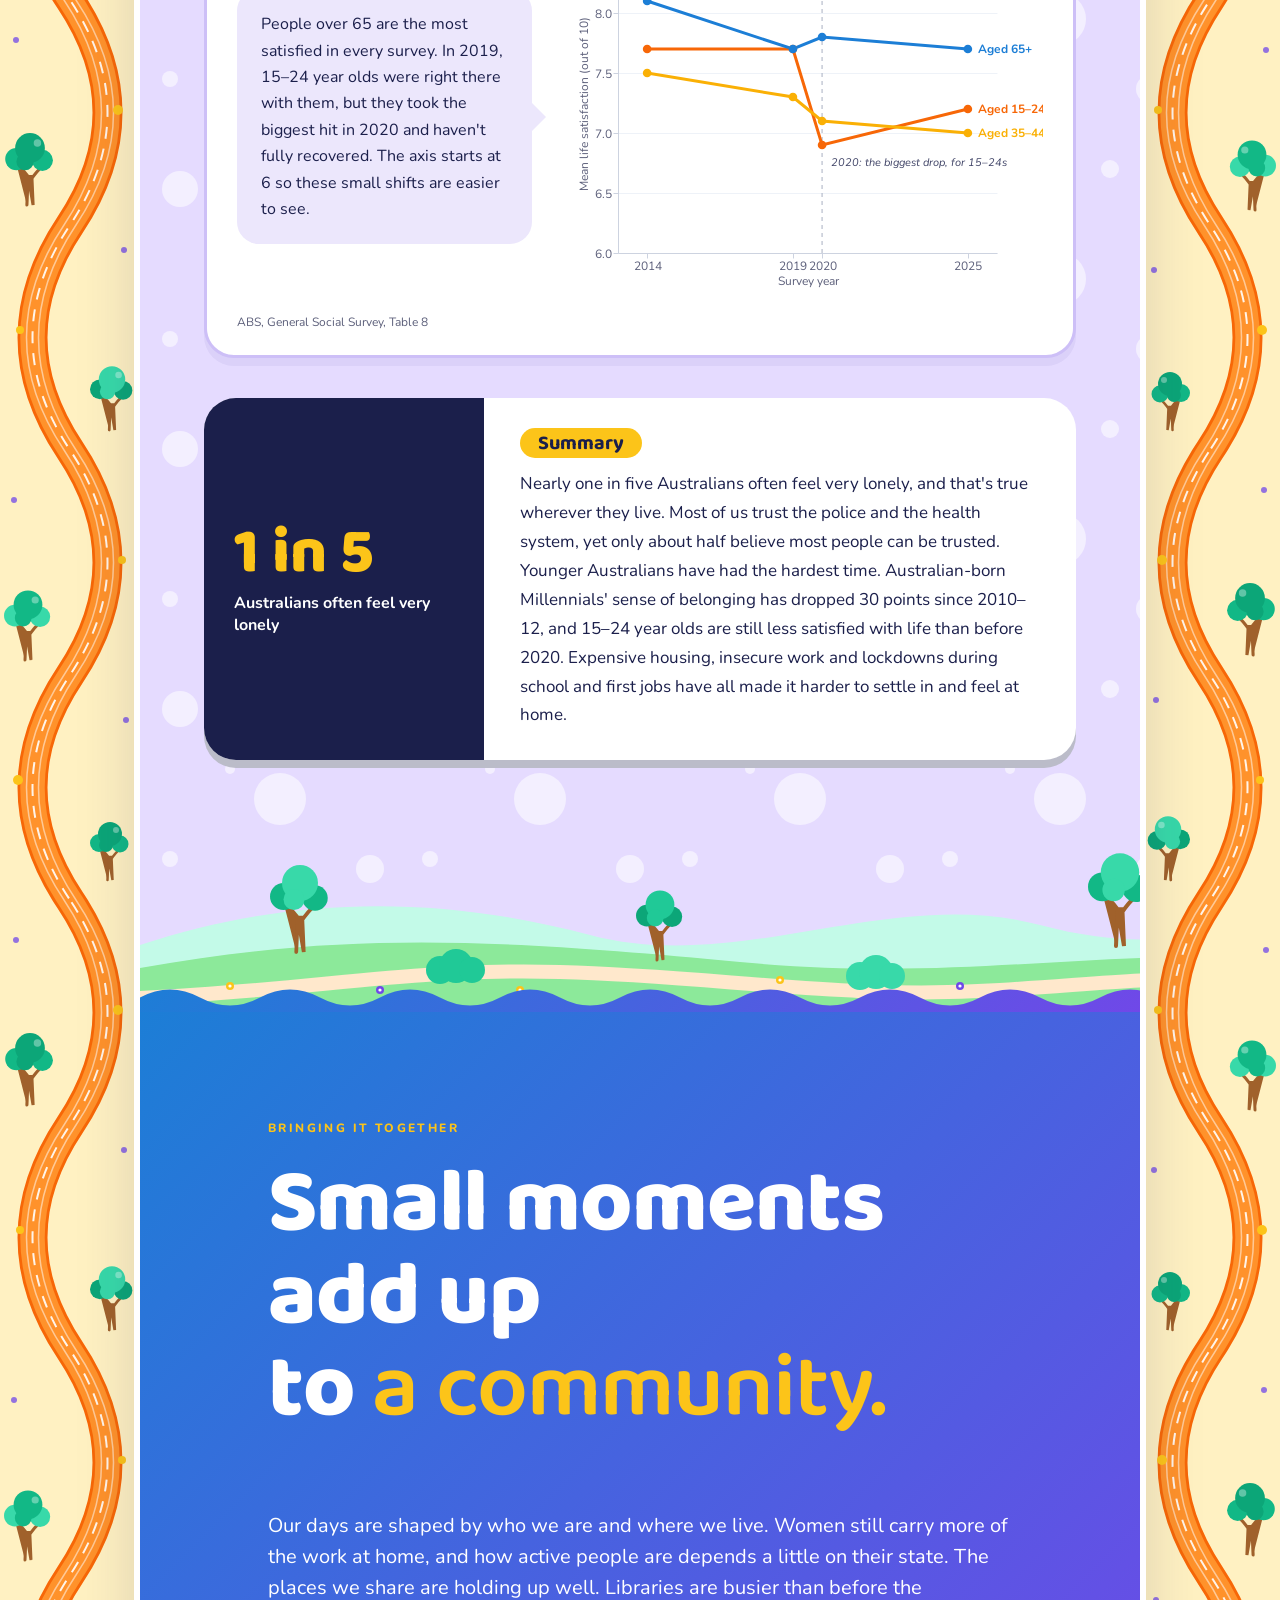
<file: docs/index.html>
<!doctype html>
<html lang="en-AU">
<head>
  <meta charset="utf-8">
  <meta name="viewport" content="width=device-width, initial-scale=1">
  <meta name="description" content="Everyday Life in Australia: an interactive data story combining ABS, AusPlay, public library, Scanlon and OpenStreetMap data on time, recreation, shared places, community and wellbeing.">
  <meta name="author" content="Kimberley Carlile">
  <title>Everyday Life in Australia</title>
  <link rel="preconnect" href="https://fonts.googleapis.com">
  <link rel="preconnect" href="https://fonts.gstatic.com" crossorigin>
  <link rel="stylesheet" href="https://fonts.googleapis.com/css2?family=Baloo+2:wght@600;700;800&family=Nunito:wght@400;600;700;800&display=swap">
  <link rel="stylesheet" href="styles.css?v=20261025">
  <script defer src="vendor/vega.min.js"></script>
  <script defer src="vendor/vega-lite.min.js"></script>
  <script defer src="vendor/vega-embed.min.js"></script>
  <script defer src="app.js?v=20261025"></script>
</head>
<body>
  <a class="skip-link" href="#main">Skip to the story</a>
  <div class="frame frame-left" aria-hidden="true"></div>
  <div class="frame frame-right" aria-hidden="true"></div>
  <header class="site-header">
    <a class="brand" href="#top" aria-label="Everyday Australia, back to top"><span class="brand-mark">EA<span class="brand-dot">.</span></span><span>EVERYDAY<br>AUSTRALIA</span></a>
    <nav aria-label="Story sections">
      <a href="#routines" aria-label="Routines">01 <span>Routines</span></a>
      <a href="#recreation" aria-label="Recreation">02 <span>Recreation</span></a>
      <a href="#places" aria-label="Shared places">03 <span>Places</span></a>
      <a href="#community" aria-label="Community">04 <span>Community</span></a>
      <a href="#wellbeing" aria-label="Wellbeing">05 <span>Wellbeing</span></a>
    </nav>
  </header>

  <main id="main">
    <section class="hero" id="top">
      <div class="hero-inner">
        <p class="eyebrow">A DATA STORY · EVERYDAY LIFE IN AUSTRALIA · 2026</p>
        <h1>Ordinary days,<br><em>by the numbers.</em></h1>
        <p class="hero-deck">How do Australians fill their days, where do they go to get out of the house, and do they still feel part of something? This story follows a normal day from the morning routine out into the local community.</p>
        <a class="hero-link" href="#intro">Explore the story <span aria-hidden="true">↘</span></a>
      </div>
      <img class="cloud cloud-a" src="img/cloud.svg" alt="" aria-hidden="true">
      <img class="cloud cloud-b" src="img/cloud.svg" alt="" aria-hidden="true">
      <img class="hero-sun" src="img/sun.svg" alt="" aria-hidden="true">
      <img class="hero-scene" src="img/harbour.svg" alt="" aria-hidden="true" width="1200" height="420">
    </section>


    <section class="intro" id="intro">
      <div class="intro-top">
        <div class="intro-text">
          <p class="eyebrow">INTRODUCTION</p>
          <h2>What does a normal day <em>actually look like?</em></h2>
          <p>Most of life happens between the big moments. It's the school run, the washing up, a walk around the block, story time at the local library and a Saturday shift in the footy club canteen. This page looks at those everyday parts of Australian life, and at whether they still bring people together.</p>
          <p>You don't need a background in statistics to follow along. The story moves through five stops, starting with how a single day is spent and ending with how connected people feel. Each stop opens with a question, works through a few charts and wraps up with a short summary.</p>
        </div>
      </div>
    </section>

    <section class="story-section" id="routines">
      <div class="section-heading"><p class="eyebrow"><img class="section-icon" src="img/icons/clock.svg" alt="" aria-hidden="true">01 / HOW WE SPEND OUR TIME</p><h2>Where does<br><em>the day go?</em></h2><p>Paid work is only one part of the day. Sleep, chores, caring for others and time to unwind all take their share. These are averages across everyone aged 15 and over, including people who didn't do a particular activity that day.</p></div>
      <div class="chart-grid two-col">
        <article class="chart-card wide-card split-card"><div class="card-top"><span class="chart-no">01</span><div><h3>Sleep and self-care fill almost half the day</h3><p>Average time per day · total population · a full ring would be all 24 hours</p></div></div><div class="split-body"><div class="split-chart"><div id="chart-routines" class="chart" role="img" aria-label="Radial bar chart on a 24-hour dial showing average daily time spent on personal care, free time, work and study, and unpaid work"></div></div><p class="annotation">Read each ring like a clock that starts at 12. Personal care, which includes sleep, fills almost half the dial at 10 hours 43 minutes. Free time comes second at just over five hours, ahead of work and study, because the average includes retirees, students and anyone who had the day off.</p></div><p class="source">ABS, How Australians Use Their Time, Table 1 · See <a href="#sources">sources</a></p></article>
        <article class="chart-card wide-card split-card flip"><div class="card-top"><span class="chart-no">02</span><div><h3>Women do twice the housework</h3><p>Daily minutes by sex · total population</p></div></div><div class="split-body"><div class="split-chart"><div id="chart-gender" class="chart" role="img" aria-label="Dumbbell chart comparing daily minutes spent by men and women"></div></div><p class="annotation">Women spend about twice as long on housework as men, and 26 minutes more each day looking after children. Men get 24 more minutes of free time in return, which adds up to around 146 hours over a year.</p></div><p class="source">ABS, How Australians Use Their Time, Table 1</p></article>
      </div>
      <div class="section-summary sum-1"><div class="sum-stat"><strong>5 hrs</strong><span>of free time a day, on average</span></div><div class="sum-text"><h3>Summary</h3><p>Almost half of an average day goes to sleep and looking after ourselves. The rest is shared between free time, work or study, and jobs around the house. Paid work looks small here because retirees, students and people on a day off are counted too. The more telling difference is between men and women. Women do about twice the housework and more of the childcare, so they end up with less time to themselves. Women are also more likely to work part-time, which may be part of why more of the load at home falls to them.</p></div></div>
    </section>

    <section class="story-section section-warm" id="recreation">
      <div class="section-heading"><p class="eyebrow"><img class="section-icon" src="img/icons/shoe.svg" alt="" aria-hidden="true">02 / STAYING ACTIVE</p><h2>Out and <em>about.</em></h2><p>Comparing rates rather than raw numbers lets small and large states sit side by side fairly. Pick a state or territory below and it will stay highlighted for the rest of the page.</p></div>
      <div class="state-control"><label for="state-select">Focus on a place</label><select id="state-select"><option value="AUS">Australia</option><option value="NSW">New South Wales</option><option value="VIC">Victoria</option><option value="QLD">Queensland</option><option value="SA">South Australia</option><option value="WA">Western Australia</option><option value="TAS">Tasmania</option><option value="NT">Northern Territory</option><option value="ACT">Australian Capital Territory</option></select><span id="state-summary" aria-live="polite">Choose a place for details</span></div>
      <div class="chart-grid feature-grid">
        <article class="chart-card map-card"><div class="card-top"><span class="chart-no">03</span><div><h3>Canberra is the most active place</h3><p>Weekly sport and physical activity participation · age 15+</p></div></div><div class="map-layout"><div id="chart-sport-map" class="chart map-chart" role="img" aria-label="Choropleth map of weekly activity participation by state and territory"></div><aside class="map-aside"><div><span class="small-label">ACT INSET</span><div id="chart-act-inset" class="act-chart"></div><strong id="act-rate">78.3%</strong><span>weekly participation</span></div><p>Click a state on the map or use the selector above.</p></aside></div><p class="annotation">Weekly activity ranges from 67.0% in South Australia to 78.3% in the ACT. Most states land within a couple of points of the national figure of 68.8%, which makes the ACT and the NT the real standouts.</p><p class="source">Australian Sports Commission, AusPlay state tables · ABS 2021 state boundaries</p></article>
        <article class="chart-card"><div class="card-top"><span class="chart-no">04</span><div><h3>Walking wins in every state</h3><p>Participation rate for selected activities · age 15+</p></div></div><div id="chart-heatmap" class="chart" role="img" aria-label="Heatmap of walking, swimming and cycling rates across states"></div><p class="annotation">Walking is the go-to activity everywhere, with about half of adults heading out for one. Swimming is most popular in the warm NT at 18%, and cycling in the ACT (14%) is twice as common as in NSW.</p><p class="source">Australian Sports Commission, AusPlay activity tables</p></article>
        <article class="chart-card wide-card split-card"><div class="card-top"><span class="chart-no">05</span><div><h3>Half of adults move three times a week</h3><p>Three or more times a week · national benchmark marked by a dark tick</p></div></div><div class="split-body"><div class="split-chart"><div id="chart-frequency" class="chart" role="img" aria-label="Bullet chart comparing frequent sport participation in eight states with the national rate"></div></div><p class="annotation">About half of adults get active three or more times a week. The states that do well on weekly activity tend to do well here too, so once people start moving, they often make a habit of it.</p></div><p class="source">Australian Sports Commission, AusPlay participation overview</p></article>
      </div>
      <div class="section-summary sum-2 flip"><div class="sum-stat"><strong>7 in 10</strong><span>Australians are active every week</span></div><div class="sum-text"><h3>Summary</h3><p>Most Australians get moving at least once a week, and the most popular way to do it is simply going for a walk. It's free, needs no booking and fits around work and family. The states are fairly close to one another, with one big exception. Canberra leads on every measure and cycles at twice the rate of NSW, helped by a young population and a city built around parks and bike paths. Up north, the NT's warm weather makes it the swimming capital.</p></div></div>
    </section>

    <section class="story-section section-blue" id="places">
      <div class="section-heading"><p class="eyebrow"><img class="section-icon" src="img/icons/hall.svg" alt="" aria-hidden="true">03 / SHARED PLACES</p><h2>Somewhere<br><em>to go.</em></h2><p>Libraries, community halls and sports centres are where local life happens. They're free or cheap to use, and they give people a reason to leave the house. Libraries also keep national counts, which show how these places fared through the pandemic.</p></div>
      <div class="chart-grid two-col">
        <article class="chart-card wide-card"><div class="card-top"><span class="chart-no">06</span><div><h3>Shared places hug the coast</h3><p>Libraries, community centres and sports centres mapped in OpenStreetMap · one dot per place</p></div></div><div class="places-layout"><div id="chart-places" class="chart map-chart places-chart" role="img" aria-label="Dot map of about 10,000 libraries, community centres and sports centres across Australia"></div><aside class="places-aside"><div class="stat"><strong>1,595</strong><span>libraries</span></div><div class="stat"><strong>3,916</strong><span>community centres</span></div><div class="stat"><strong>4,839</strong><span>sports centres</span></div><p>Click a type in the legend to highlight it. Hover a dot for its name.</p></aside></div><p class="annotation">Around 10,000 libraries, community centres and sports centres appear on this map, and almost all of them follow the coastline and the capital cities. Head inland and they quickly thin out, leaving people in remote areas with far fewer places nearby.</p><p class="source">© <a href="https://www.openstreetmap.org/copyright" target="_blank" rel="noopener">OpenStreetMap contributors</a> (ODbL), Overpass export October 2026 · ABS 2021 state boundaries</p></article>
        <article class="chart-card wide-card split-card flip"><div class="card-top"><span class="chart-no">07</span><div><h3>Libraries bounced back</h3><p>National public library measures · each line starts at 100 in 2019–20, so 50 means half that year's level and 150 means half as much again</p></div></div><div class="split-body"><div class="split-chart"><div id="chart-library-trend" class="chart" role="img" aria-label="Index chart of library visits, program attendances, digital loans and members from 2019–20 to 2023–24"></div></div><p class="annotation">Visits fell by a third during the lockdown years, then climbed back to 87.6 million, more than before the pandemic. Digital loans grew 62% along the way. Membership kept sliding, though, so plenty of people are using their library without signing up.</p></div><p class="source">ALIA &amp; NSLA, Australian Public Library Statistical Report 2023–24, national five-year comparison</p></article>
        <article class="chart-card wide-card split-card"><div class="card-top"><span class="chart-no">08</span><div><h3>Story time fills half of all library programs</h3><p>Program participants, 2023–24 · column width = state's share, segments = audience · TAS, NT and ACT zoomed at right</p></div></div><div class="split-body"><div class="split-chart"><div id="chart-library-programs" class="chart" role="img" aria-label="Marimekko chart of library program participants by state and target audience"></div></div><p class="annotation">Half of all library program attendances are early childhood sessions like story time. Teenagers and seniors get only 2–3% each. Victoria runs more programs than NSW, even though it has fewer people.</p></div><p class="source">ALIA &amp; NSLA, Australian Public Library Statistical Report 2023–24, programs by target audience</p></article>
      </div>
      <div class="section-summary sum-3"><div class="sum-stat"><strong>87.6m</strong><span>library visits in 2023–24, more than before COVID</span></div><div class="sum-text"><h3>Summary</h3><p>Shared places follow people, so cities and coastal towns are well served while remote communities have far fewer options. Libraries show how much these spaces are still valued. After emptying out during the lockdowns, they're now busier than before, with families of young children making up a big share of the crowd. Fewer people bother with a library card, but you don't need one to study, use the wifi or come along to story time.</p></div></div>
    </section>

    <section class="story-section" id="community">
      <div class="section-heading"><p class="eyebrow"><img class="section-icon" src="img/icons/people.svg" alt="" aria-hidden="true">04 / COMMUNITY CONNECTIONS</p><h2>Taking part.<br><em>Giving back.</em></h2><p>Going to a show, joining a club and volunteering are all ways of being part of a community. The maps count how many people do each, while the rates show how common it is in each place.</p></div>
      <div class="chart-grid two-col">
        <article class="chart-card wide-card map-duo"><div class="card-top"><span class="chart-no" aria-hidden="true">🗺️</span><div><h3>Two maps, two ways of joining in</h3><p>Cultural attendance and formal volunteering in the past year · people age 15+ · same states, different stories</p></div></div>
          <div class="duo-grid">
            <figure class="duo-map"><figcaption><span class="duo-tag">09</span> Who attends cultural events? <span>Circle area = number of attendees</span></figcaption><div id="chart-culture-map" class="chart map-chart" role="img" aria-label="Proportional symbol map of cultural venue attendance by state"></div></figure>
            <figure class="duo-map"><figcaption><span class="duo-tag">10</span> Where do volunteers live? <span>Square area = number of volunteers, placed roughly where each state sits</span></figcaption><div id="chart-cartogram" class="chart" role="img" aria-label="Square cartogram showing state and territory volunteer counts"></div></figure>
          </div>
          <div class="duo-analysis">
            <p class="annotation">At first glance the two maps look alike. NSW, Victoria and Queensland dominate both, simply because that's where most Australians live, and together they're home to about three in four volunteers.</p>
            <p class="annotation">The rates paint a different picture. Canberra leads for cultural events at 89% but is only average for volunteering, while Tasmania and the NT give the most time per person. The places that love a night out aren't always the ones that roll up their sleeves.</p>
          </div>
          <p class="source">ABS, General Social Survey 2025, Table 6 · ABS 2021 state boundaries</p></article>
        <article class="chart-card"><div class="card-top"><span class="chart-no">11</span><div><h3>Volunteering is a commitment</h3><p>Annual hours spent formal volunteering · national estimate</p></div></div><div id="chart-hours" class="chart" role="img" aria-label="Bar chart of national formal volunteers by annual hours band"></div><p class="annotation">Volunteers are spread fairly evenly across the three bands. Almost a third, about 1.6 million people, give 100 hours or more a year, which is close to two hours every week.</p><p class="source">ABS, General Social Survey 2025, Table 12</p></article>
        <article class="chart-card"><div class="card-top"><span class="chart-no">12</span><div><h3>Every kind of group involvement fell</h3><p>National share involved · 2019 to 2025 · "pts" are percentage points, the gap between two percentages</p></div></div><div id="chart-trends" class="chart" role="img" aria-label="Slope chart of community involvement rates in 2019 and 2025"></div><p class="annotation">Every kind of group involvement dropped between 2019 and 2025. Volunteering took the biggest hit, falling from 29.5% to 22.6%, so almost one in four volunteers has stepped away.</p><p class="source">ABS, General Social Survey, Table 1 · See <a href="#sources">sources</a></p></article>
      </div>
      <div class="section-summary sum-4 flip"><div class="sum-stat"><strong>−23%</strong><span>drop in the volunteering rate since 2019</span></div><div class="sum-text"><h3>Summary</h3><p>Most of Australia's volunteers live in NSW, Victoria and Queensland, simply because most people do. Those who volunteer give generously, with about 1.6 million people putting in 100 hours or more a year. What's worrying is the direction things are heading. Volunteering fell from 29.5% to 22.6% between 2019 and 2025, and social and support groups shrank as well. Many clubs closed their doors during COVID, and with living costs rising, people have less spare time to give.</p></div></div>
    </section>

    <section class="story-section section-plum" id="wellbeing">
      <div class="section-heading"><p class="eyebrow"><img class="section-icon" src="img/icons/smile.svg" alt="" aria-hidden="true">05 / WELLBEING</p><h2>How are we<br><em>really going?</em></h2><p>Being busy and involved doesn't always mean feeling connected. These charts look at loneliness, trust, belonging and life satisfaction. The state you picked in section 02 also changes the first two.</p></div>
      <div class="chart-grid two-col">
        <article class="chart-card"><div class="card-top"><span class="chart-no">13</span><div><h3>Nearly one in five often feel lonely</h3><p>Often feel very lonely · people age 15+</p></div></div><div class="big-number"><strong id="lonely-value">17.9%</strong><span id="lonely-place">Australia</span></div><div id="chart-waffle" class="chart" role="img" aria-label="Waffle chart of people who often feel very lonely"></div><p class="annotation">Almost one in five people often feel very lonely. It barely changes from state to state, ranging from 16.3% in NSW to 20.6% in South Australia.</p><p class="source">ABS, General Social Survey 2025, Table 6</p></article>
        <article class="chart-card"><div class="card-top"><span class="chart-no">14</span><div><h3>We trust institutions more than each other</h3><p>Agreement with four statements · <span id="trust-place">Australia</span></p></div></div><div id="chart-trust" class="chart" role="img" aria-label="Diverging stacked bars showing agreement, neutral and disagreement"></div><div class="legend"><span><i class="swatch disagree"></i>Disagree</span><span><i class="swatch neutral"></i>Neutral</span><span><i class="swatch agree"></i>Agree</span></div><p class="annotation">Most people trust the police (69%) and the health system (61%). We're less sure about each other, with only half agreeing that most people can be trusted.</p><p class="source">ABS, General Social Survey 2025, Table 6</p></article>
        <article class="chart-card wide-card split-card"><div class="card-top"><span class="chart-no">15</span><div><h3>Younger generations feel they belong less</h3><p>"Great sense of belonging in Australia" · 2010–12 (hollow) to 2025 (filled)</p></div></div><div class="split-body"><div class="split-chart"><div id="chart-belonging" class="chart" role="img" aria-label="Dumbbell chart of sense of belonging by generation and birthplace, 2010–12 and 2025"></div></div><p class="annotation">Belonging dropped in every generation, and the younger the group, the bigger the fall. Australian-born Millennials fell 30 points and Gen X 24, while people born overseas changed far less.</p></div><p class="source">Scanlon Foundation Research Institute, Mapping Social Cohesion 2025, Figure 3</p></article>
        <article class="chart-card wide-card split-card flip"><div class="card-top"><span class="chart-no">16</span><div><h3>Young people haven't bounced back since 2020</h3><p>Mean score out of 10 · selected age groups · survey years only</p></div></div><div class="split-body"><div class="split-chart"><div id="chart-satisfaction" class="chart" role="img" aria-label="Line chart of mean life satisfaction by age group from 2014 to 2025"></div></div><p class="annotation">People over 65 are the most satisfied in every survey. In 2019, 15–24 year olds were right there with them, but they took the biggest hit in 2020 and haven't fully recovered. The axis starts at 6 so these small shifts are easier to see.</p></div><p class="source">ABS, General Social Survey, Table 8</p></article>
      </div>
      <div class="section-summary sum-5"><div class="sum-stat"><strong>1 in 5</strong><span>Australians often feel very lonely</span></div><div class="sum-text"><h3>Summary</h3><p>Nearly one in five Australians often feel very lonely, and that's true wherever they live. Most of us trust the police and the health system, yet only about half believe most people can be trusted. Younger Australians have had the hardest time. Australian-born Millennials' sense of belonging has dropped 30 points since 2010–12, and 15–24 year olds are still less satisfied with life than before 2020. Expensive housing, insecure work and lockdowns during school and first jobs have all made it harder to settle in and feel at home.</p></div></div>
    </section>

    <section class="closing"><p class="eyebrow">BRINGING IT TOGETHER</p><h2>Small moments add up<br>to <em>a community.</em></h2><p>Our days are shaped by who we are and where we live. Women still carry more of the work at home, and how active people are depends a little on their state. The places we share are holding up well. Libraries are busier than before the pandemic, and millions still turn up to events and volunteer. But fewer people are joining groups than in 2019, and younger Australians feel less at home than their parents did at the same age. Looking after the everyday places and groups that bring people together may matter more than ever.</p></section>

    <footer id="sources"><div><p class="eyebrow">SOURCES</p><h2>Behind the numbers.</h2><ol class="source-list"><li><span>ABS, How Australians Use Their Time 2020–21</span><a href="https://www.abs.gov.au/statistics/people/people-and-communities/how-australians-use-their-time/latest-release" target="_blank" rel="noopener">https://www.abs.gov.au/statistics/people/people-and-communities/how-australians-use-their-time/latest-release</a></li><li><span>ABS, General Social Survey: Summary Results, Australia 2025</span><a href="https://www.abs.gov.au/statistics/people/people-and-communities/general-social-survey-summary-results-australia/latest-release" target="_blank" rel="noopener">https://www.abs.gov.au/statistics/people/people-and-communities/general-social-survey-summary-results-australia/latest-release</a></li><li><span>Australian Sports Commission, AusPlay</span><a href="https://www.sportaus.gov.au/ausplay" target="_blank" rel="noopener">https://www.sportaus.gov.au/ausplay</a></li><li><span>ALIA &amp; NSLA, Australian Public Library Statistical Report 2023–24</span><a href="https://read.alia.org.au/library-statistics" target="_blank" rel="noopener">https://read.alia.org.au/library-statistics</a></li><li><span>Scanlon Foundation Research Institute, Mapping Social Cohesion 2025</span><a href="https://scanloninstitute.org.au/mapping-social-cohesion-2025/" target="_blank" rel="noopener">https://scanloninstitute.org.au/mapping-social-cohesion-2025/</a></li><li><span>© OpenStreetMap contributors (ODbL)</span><a href="https://www.openstreetmap.org/copyright" target="_blank" rel="noopener">https://www.openstreetmap.org/copyright</a></li><li><span>ABS, ASGS Edition 3 digital boundary files (2021 states and territories)</span><a href="https://www.abs.gov.au/statistics/standards/australian-statistical-geography-standard-asgs/edition-3-july-2021-june-2026/access-and-downloads/digital-boundary-files" target="_blank" rel="noopener">https://www.abs.gov.au/statistics/standards/australian-statistical-geography-standard-asgs/edition-3-july-2021-june-2026/access-and-downloads/digital-boundary-files</a></li></ol></div><div class="footer-meta"><span>EVERYDAY LIFE IN AUSTRALIA</span><span>FIT3179 DATA VISUALISATION 2 · TOPIC 25</span><span>Author: Kimberley Carlile (33882959) · Last updated 25 October 2026</span><span>Charts built with Vega-Lite and Vega. Generative AI was used in this assignment.</span></div></footer>
  </main>
</body>
</html>
</file>
<file: docs/styles.css>
/* Palette is deliberately red-free (orange / yellow / blue / violet) so it never pairs red with green. */
:root{--ink:#1B1F4B;--muted:#5C5F7A;--paper:#FFFBEF;--white:#FFFFFF;--line:#E3E9F4;--accent:#6741D9;--orange:#F76707;--gold:#FCC419;--blue:#1C7ED6;--sky:#74C0FC;--violet:#7048E8;--cream:#FFF8E1;--frame:#FFF1C2;--frame-w:140px;--display:'Baloo 2','Trebuchet MS',Arial,sans-serif;--body:'Nunito',Arial,Helvetica,sans-serif}
*{box-sizing:border-box}html{scroll-behavior:smooth}body{margin:0;position:relative;background:var(--frame);color:var(--ink);font-family:var(--body);-webkit-font-smoothing:antialiased}a{color:inherit}button,select{font:inherit}
.skip-link{position:absolute;top:-100px;left:12px;background:var(--ink);color:#fff;padding:12px;z-index:30}.skip-link:focus{top:12px}

/* Decorative frame: winding running tracks and gum trees down both sides */
.frame{display:none;position:absolute;top:0;bottom:0;width:var(--frame-w);background:url(img/border.svg) repeat-y 0 0/var(--frame-w) auto;pointer-events:none;z-index:1}
.frame-left{left:0}.frame-right{right:0;transform:scaleX(-1);background-position:0 450px}

.site-header{height:78px;display:flex;align-items:center;justify-content:space-between;padding:0 max(3vw,24px);background:rgba(255,255,255,.96);position:sticky;top:0;z-index:20;backdrop-filter:blur(12px)}
.site-header::after{content:"";position:absolute;left:0;right:0;bottom:0;height:5px;background:linear-gradient(90deg,var(--orange) 0 25%,var(--gold) 25% 50%,var(--blue) 50% 75%,var(--violet) 75%)}
.brand{display:flex;align-items:center;gap:10px;text-decoration:none;font-size:10px;font-weight:800;letter-spacing:.12em;line-height:1.1}.brand-mark{font-family:var(--display);font-size:34px;font-weight:600;color:var(--blue)}.brand-dot{color:var(--orange)}
nav{display:flex;gap:clamp(12px,3vw,40px)}nav a{text-decoration:none;text-transform:uppercase;letter-spacing:.12em;font-size:11px;font-weight:700;color:var(--muted);white-space:nowrap;padding:8px 10px;border-radius:999px}nav a:hover,nav a:focus{color:var(--ink);background:var(--gold)}nav a span{margin-left:4px}

/* Hero: sunny sky over Sydney Harbour */
.hero{position:relative;overflow:hidden;background:linear-gradient(180deg,#74C0FC 0%,#A5D8FF 38%,#FFF3BF 78%,#FFE8A3 100%);color:var(--ink);padding:100px 0 0;display:flex;flex-direction:column}
.hero-inner{position:relative;z-index:2;max-width:760px;margin:0 0 0 max(6vw,30px);padding-right:24px}
.hero-sun{position:absolute;top:36px;right:6vw;width:clamp(110px,15vw,210px);height:auto;z-index:1}
.hero-scene{display:block;width:100%;height:auto;margin-top:clamp(-170px,-11vw,-30px);position:relative;z-index:1}
.eyebrow{display:flex;align-items:center;gap:14px;font-size:12px;font-weight:800;letter-spacing:.2em;text-transform:uppercase;color:var(--accent);margin:0 0 22px}.hero .eyebrow{color:var(--ink)}
h1,h2,h3,p{margin-top:0}h1,h2{font-family:var(--display);letter-spacing:-.01em;font-weight:800}
h1{font-size:clamp(54px,7.8vw,116px);line-height:.95;margin-bottom:26px}em{font-style:normal;font-weight:600;color:var(--orange)}.hero h1 em{color:var(--violet)}
.hero-deck{font-size:clamp(18px,2vw,22px);line-height:1.45;max-width:590px;color:#2B2F63}
.hero-link{display:inline-flex;gap:16px;align-items:center;margin-top:20px;padding:14px 26px;text-decoration:none;font-weight:800;background:var(--orange);color:#fff;border-radius:999px;box-shadow:0 6px 0 #C2550A}.hero-link:hover,.hero-link:focus{background:var(--violet);box-shadow:0 6px 0 #4C2DB5}.hero-link span{font-size:22px}

.story-section{position:relative;padding:112px max(5vw,30px) 250px;scroll-margin-top:78px;background-color:#FFF0DC}
.section-warm{background-color:#FFF3BF}.section-blue{background-color:#D0EBFF}.section-plum{background-color:#E5DBFF}
.section-heading{max-width:1340px;margin:0 auto 60px;display:grid;grid-template-columns:1.1fr .9fr;column-gap:12%}.section-heading .eyebrow{grid-column:1/-1}.section-heading h2{font-size:clamp(50px,6vw,84px);line-height:1.02;margin:0}.section-heading>p:last-child{align-self:end;max-width:510px;font-size:19px;line-height:1.55;color:#3F4366;margin:0 0 5px}.section-heading>p:last-child{background:rgba(255,255,255,.88);border-radius:22px;padding:20px 24px;box-shadow:0 4px 0 rgba(27,31,75,.05)}
.section-blue em{color:var(--blue)}.section-plum em{color:var(--violet)}

.chart-grid{max-width:1340px;margin:auto;display:grid;gap:24px}.two-col{grid-template-columns:repeat(2,minmax(0,1fr))}.feature-grid{grid-template-columns:1.25fr .75fr}
.chart-card{--card:var(--orange);background:var(--white);border:3px solid color-mix(in srgb,var(--card) 35%,#fff);border-radius:30px;padding:28px 30px 24px;min-width:0;box-shadow:0 8px 0 color-mix(in srgb,var(--card) 25%,#fff)}
.chart-card:nth-child(4n+2){--card:var(--blue)}.chart-card:nth-child(4n+3){--card:var(--gold)}.chart-card:nth-child(4n+4){--card:var(--violet)}
.wide-card{grid-column:1/-1}.card-top{display:flex;gap:18px;align-items:flex-start;min-height:74px}
.chart-no{flex:none;display:grid;place-items:center;width:52px;height:52px;border-radius:50%;background:var(--card);color:#fff;font:600 22px/1 var(--display)}.chart-card:nth-child(4n+3) .chart-no{color:var(--ink)}
h3{font-family:var(--display);font-size:28px;font-weight:700;line-height:1.1;margin:0 0 6px}.card-top p{color:var(--muted);font-size:13px;margin:0;line-height:1.4}
.chart{min-height:240px;display:flex;align-items:center;justify-content:center;overflow:hidden;margin:15px 0 22px}.chart svg{max-width:100%;height:auto}
.annotation{border-left:3px solid var(--card);padding:2px 0 2px 15px;font-size:15px;line-height:1.6;margin:18px 0;max-width:72ch}
.source{font-size:12px;line-height:1.5;color:#5C5F7A;margin:22px 0 0}.source a{color:var(--accent)}

.map-card{grid-column:1}.map-layout{display:grid;grid-template-columns:minmax(0,1fr) 120px;gap:8px;align-items:center}.map-chart{min-height:320px}
.map-aside{align-self:stretch;display:flex;flex-direction:column;justify-content:center;border-left:1px solid var(--line);padding-left:15px}.map-aside>div{display:flex;flex-direction:column;align-items:flex-start}.map-aside strong{font-family:var(--display);font-size:31px;color:var(--orange);font-weight:600}.map-aside span:last-child,.map-aside p{font-size:11px;line-height:1.4;color:var(--muted)}.map-aside p{margin-top:25px}
.small-label{font-size:10px;letter-spacing:.15em;font-weight:800}.act-chart{width:90px;height:75px;overflow:hidden}
.state-control{max-width:1340px;margin:0 auto 24px;display:flex;align-items:center;gap:16px;flex-wrap:wrap;background:var(--blue);color:var(--white);padding:15px 26px;border-radius:999px;box-shadow:0 6px 0 #A5D8FF}.state-control label{font-size:12px;text-transform:uppercase;letter-spacing:.14em;font-weight:800}.state-control select{background:var(--white);border:0;border-radius:999px;color:var(--ink);padding:10px 35px 10px 16px;min-width:250px;font-weight:700}.state-control>span{font-size:13px;color:#fff;margin-left:auto;font-weight:700}
.big-number{display:flex;align-items:baseline;gap:18px;padding:18px 15px 0}.big-number strong{font:600 68px var(--display);color:var(--orange)}.big-number span{font-size:14px;font-weight:800;text-transform:uppercase;letter-spacing:.12em}
.legend{display:flex;gap:18px;flex-wrap:wrap;font-size:12px;color:var(--muted)}.legend span{display:inline-flex;align-items:center;gap:6px}.swatch{display:inline-block;width:11px;height:11px;border-radius:3px}.disagree{background:var(--orange)}.neutral{background:#CDD3E0}.agree{background:var(--blue)}

.places-layout{display:grid;grid-template-columns:minmax(0,1fr) 190px;gap:24px;align-items:center}.places-chart{min-height:600px}.places-aside{display:flex;flex-direction:column;gap:18px;border-left:1px solid var(--line);padding-left:22px;align-self:stretch;justify-content:center}
.stat{display:flex;flex-direction:column}.stat strong{font:600 38px/1 var(--display)}.stat:nth-child(1) strong{color:var(--orange)}.stat:nth-child(2) strong{color:var(--blue)}.stat:nth-child(3) strong{color:var(--violet)}.stat span,.places-aside p{font-size:12px;color:var(--muted);line-height:1.4}.places-aside p{margin:6px 0 0}

.closing{position:relative;background:linear-gradient(135deg,var(--blue),var(--violet));color:var(--white);padding:110px max(10vw,40px)}.closing .eyebrow{color:var(--gold)}.closing h2{font-size:clamp(50px,7vw,96px);line-height:1.03}.closing em{color:var(--gold)}.closing>p:last-child{font-size:20px;line-height:1.55;max-width:780px}.closing strong{font-weight:800}
footer{position:relative;padding:95px max(5vw,30px) 24px;background:var(--ink);color:var(--cream);display:grid;grid-template-columns:2fr 1fr;gap:10%}footer>div:first-child{max-width:840px}footer .eyebrow{color:var(--gold)}footer h2{font-size:55px}footer p{line-height:1.65;color:#DDE0F0}
.source-list{margin:30px 0;padding-left:22px;display:grid;gap:14px;font-size:14px;line-height:1.5}.source-list li::marker{color:var(--gold);font-weight:800}.source-list span{display:block;color:var(--white);font-weight:700}.source-list a{color:#A5D8FF;overflow-wrap:anywhere}.source-list a:hover,.source-list a:focus{color:var(--gold)}
.footer-meta{display:flex;flex-direction:column;gap:14px;align-self:end;font-size:11px;letter-spacing:.1em;line-height:1.5;color:#B4B8D4}.footer-meta span:first-child{font-weight:900;color:var(--white)}
.vega-embed{width:100%;display:flex;justify-content:center}.vega-actions{display:none}.chart>.vega-embed{flex:1 1 auto}.chart-error{font-size:13px;color:var(--accent);padding:18px;border:1px dashed var(--accent)}

/* Section summary: a headline number beside the closing paragraph; sides and colours vary by section */
.section-summary{--sum:var(--orange);--sum-ink:#fff;max-width:1340px;margin:40px auto 0;display:grid;grid-template-columns:minmax(200px,280px) minmax(0,1fr);background:var(--white);border-radius:32px;overflow:hidden;box-shadow:0 8px 0 color-mix(in srgb,var(--sum) 30%,#fff)}
.section-summary.flip{grid-template-columns:minmax(0,1fr) minmax(200px,280px)}.section-summary.flip .sum-stat{order:2}
.sum-2{--sum:var(--blue)}.sum-3{--sum:var(--violet)}.sum-4{--sum:var(--gold);--sum-ink:var(--ink)}.sum-5{--sum:var(--ink)}
.sum-stat{display:flex;flex-direction:column;justify-content:center;gap:6px;padding:30px;background:var(--sum);color:var(--sum-ink)}
.sum-stat strong{font:800 clamp(48px,5vw,68px)/1 var(--display)}.sum-5 .sum-stat strong{color:var(--gold)}
.sum-stat span{font-size:16px;font-weight:700;line-height:1.4}
.sum-text{padding:30px 36px}
.section-summary h3{display:inline-block;margin:0 0 12px;padding:4px 18px;background:var(--gold);border-radius:999px;font-size:20px}.sum-4 h3{background:var(--violet);color:#fff}
.section-summary p{margin:0;max-width:66ch;font-size:17px;line-height:1.7}


/* ---------- Playful touches ---------- */
.cloud{position:absolute;z-index:1;opacity:.9;animation:drift 38s ease-in-out infinite alternate}
.cloud-a{width:clamp(110px,13vw,180px);top:clamp(200px,24vw,300px);right:3vw}.cloud-b{width:clamp(70px,8vw,120px);top:64px;right:clamp(150px,24vw,380px);animation-duration:46s;animation-direction:alternate-reverse}
@keyframes drift{to{transform:translateX(60px)}}
.section-icon{width:64px;height:64px;flex:none}

/* Wavy top edge on every block after the hero */
.story-section::before,.intro::before,.closing::before,footer::before{content:"";position:absolute;left:0;right:0;top:-30px;height:32px;background:inherit;-webkit-mask:url(img/wave.svg) repeat-x 0 0/120px 32px;mask:url(img/wave.svg) repeat-x 0 0/120px 32px;pointer-events:none}
/* Soft bubbles in every section, and an outdoor scene along its bottom edge */
.story-section{background-image:url(img/bubbles.svg);background-size:260px 260px}
.story-section::after{content:"";position:absolute;left:0;right:0;bottom:0;height:170px;background:url(img/scene-park.svg) repeat-x 0 100%/auto 170px;pointer-events:none}
#recreation::after,#wellbeing::after{background-image:url(img/scene-hills.svg)}#places::after{background-image:url(img/scene-beach.svg)}



.chart-no{box-shadow:0 0 0 4px #fff,0 4px 0 4px rgba(27,31,75,.12)}



/* ---------- Varied card layouts ---------- */
/* Split cards: chart on one side, analysis as a speech bubble on the other; .flip swaps sides */
.split-body{display:grid;grid-template-columns:minmax(0,1.6fr) minmax(0,1fr);gap:40px;align-items:center;margin-top:10px}
.split-card.flip .split-body{grid-template-columns:minmax(0,1fr) minmax(0,1.6fr)}.split-card.flip .split-chart{order:2}
.split-chart .chart{margin:0}.split-chart .chart.vega-embed{display:flex;justify-content:center}
.split-body .annotation,.duo-analysis .annotation{position:relative;margin:0;border:0;border-radius:22px;padding:22px 24px;font-size:16px;line-height:1.65;background:color-mix(in srgb,var(--card) 13%,#fff)}
.split-body .annotation::before{content:"";position:absolute;top:50%;left:-14px;margin-top:-14px;border:14px solid transparent;border-left:0;border-right-color:color-mix(in srgb,var(--card) 13%,#fff)}
.split-card.flip .annotation::before{left:auto;right:-14px;border-right:0;border-left:14px solid color-mix(in srgb,var(--card) 13%,#fff)}

/* Map duo: two maps side by side with one shared comparison */
.duo-grid{display:grid;grid-template-columns:repeat(2,minmax(0,1fr));gap:24px;margin-top:10px}
.duo-map{margin:0;background:#F8F9FF;border-radius:20px;padding:18px 18px 4px;min-width:0}
.duo-map figcaption{display:flex;flex-wrap:wrap;align-items:center;gap:6px 10px;font:700 20px/1.2 var(--display)}
.duo-map figcaption span:last-child{flex-basis:100%;font:600 13px/1.4 var(--body);color:var(--muted)}
.duo-tag{display:grid;place-items:center;width:32px;height:32px;border-radius:50%;background:var(--orange);color:#fff;font-size:14px}.duo-map+.duo-map .duo-tag{background:var(--blue)}
.duo-analysis{display:grid;grid-template-columns:repeat(2,minmax(0,1fr));gap:24px;margin-top:26px}
.duo-analysis .annotation::before{content:"";position:absolute;top:-14px;left:40px;border:14px solid transparent;border-top:0;border-bottom-color:color-mix(in srgb,var(--card) 13%,#fff)}
.duo-analysis .annotation+.annotation{--card:var(--blue)}
.map-duo .chart-no{font-size:24px}

/* ---------- Introduction ---------- */
.intro{position:relative;background:var(--white);padding:100px max(5vw,30px) 90px;scroll-margin-top:78px}
.intro-top{max-width:1340px;margin:0 auto}
.intro h2{font-size:clamp(46px,5.4vw,78px);line-height:1.02;margin:0 0 26px}.intro h2 em{color:var(--blue)}
.intro-text>p:not(.eyebrow){font-size:19px;line-height:1.65;color:#3F4366;max-width:62ch}





/* Wide screens: show the side frames and inset the story between them */
@media(min-width:1240px){.frame{display:block}main{margin:0 var(--frame-w);position:relative;z-index:2;box-shadow:0 0 0 6px var(--white),0 20px 60px rgba(27,31,75,.18)}}
@media(max-width:1000px){.section-summary,.section-summary.flip{grid-template-columns:1fr}.section-summary.flip .sum-stat{order:0}.split-body,.split-card.flip .split-body,.duo-grid,.duo-analysis{grid-template-columns:1fr;gap:28px}.split-card.flip .split-chart{order:0}.split-body .annotation::before,.split-card.flip .annotation::before{top:-14px;left:40px;right:auto;margin:0;border:14px solid transparent;border-top:0;border-bottom-color:color-mix(in srgb,var(--card) 13%,#fff)}.section-heading{grid-template-columns:1fr;gap:25px}.section-heading>p:last-child{max-width:720px}.feature-grid,.two-col{grid-template-columns:1fr}.map-card,.wide-card{grid-column:auto}.places-layout{grid-template-columns:1fr}.places-aside{flex-direction:row;flex-wrap:wrap;border-left:0;border-top:1px solid var(--line);padding:14px 0 0}}
@media(max-width:900px) and (min-width:681px){nav{gap:6px}nav a{font-size:10px;letter-spacing:.08em}}
@media(max-width:680px){.site-header{height:66px;padding:0 16px}.brand{font-size:8px}.brand-mark{font-size:25px}nav{gap:2px}nav a{font-size:10px;padding:6px}nav a span{display:none}.hero{padding-top:70px}.hero-inner{margin:0;padding:0 16px}.hero-sun{top:14px;right:12px;width:84px}.hero-scene{margin-top:10px}.story-section{padding:75px 16px 200px}.story-section::after{height:130px;background-size:auto 130px}.intro{padding:75px 16px 60px}.intro h2{font-size:42px}.section-icon{width:52px;height:52px}.cloud-a{top:auto;bottom:58%;right:6px}.cloud-b{display:none}.section-heading{margin-bottom:35px}.section-heading h2{font-size:48px}.section-heading>p:last-child{font-size:16px}.chart-card{padding:20px 15px}.sum-text{padding:22px 16px}.sum-stat{padding:22px 16px}.card-top{gap:12px}h3{font-size:22px}.chart-no{width:42px;height:42px;font-size:18px}.map-layout{grid-template-columns:1fr}.map-aside{border-left:0;border-top:1px solid var(--line);padding:12px 0;flex-direction:row;gap:15px;align-items:center}.map-aside p{margin:0}.state-control{padding:16px}.state-control select{width:100%;min-width:0}.state-control>span{margin:0}.big-number strong{font-size:54px}.closing{padding:75px 16px}.closing h2{font-size:50px}footer{padding:70px 16px 25px;grid-template-columns:1fr;gap:30px}footer h2{font-size:44px}}
@media(prefers-reduced-motion:reduce){html{scroll-behavior:auto}.cloud{animation:none}}
</file>
